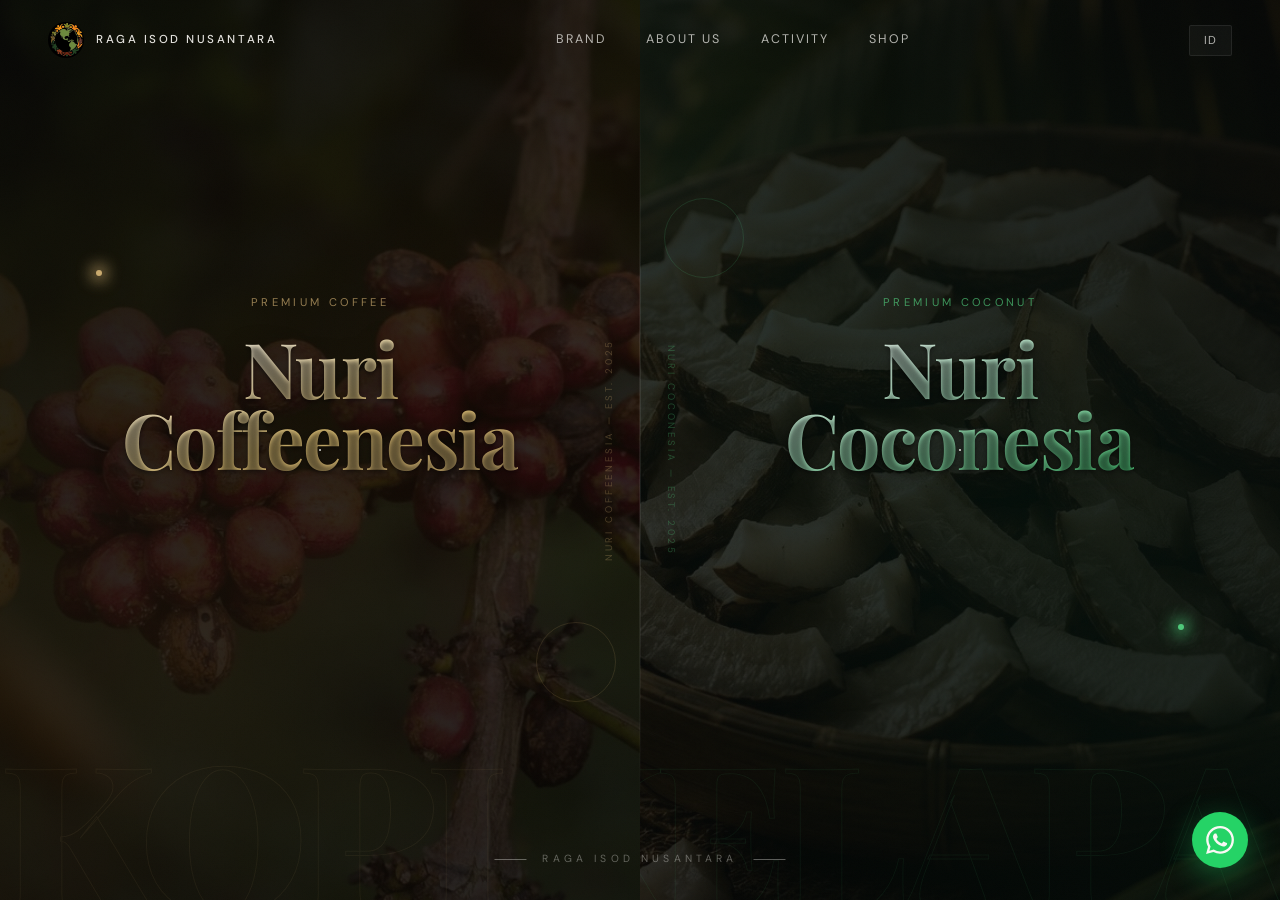
<file: index.html>
<!DOCTYPE html>
<html lang="en">
<head>
  <meta charset="UTF-8">
  <meta name="viewport" content="width=device-width, initial-scale=1.0">
  <title>RAGA ISOD NUSANTARA</title>
  <link rel="icon" href="assets/img/favicon.png" type="image/x-icon">
  <link rel="preconnect" href="https://fonts.googleapis.com">
  <link rel="preconnect" href="https://fonts.gstatic.com" crossorigin>
  <link href="https://fonts.googleapis.com/css2?family=Playfair+Display:ital,wght@0,400;0,500;0,700;0,900;1,400;1,600&family=DM+Sans:opsz,wght@9..40,200;9..40,300;9..40,400;9..40,500&display=swap" rel="stylesheet">
  <link rel="stylesheet" href="style.css">

  <style>
    /* Landing-specific extras */
    .landing-hero-canvas {
      position: fixed;
      inset: 0;
      z-index: 0;
      pointer-events: none;
    }

    .split-hero { z-index: 1; }

    /* Animated gradient mesh behind each panel */
    .split-left {
      background: linear-gradient(160deg, #0d0805 0%, #1e1108 50%, #0a0603 100%);
    }
    .split-right {
      background: linear-gradient(160deg, #050f08 0%, #0b1e0f 50%, #040c07 100%);
    }

    /* 3D layered rings decoration */
    .split-ring {
      position: absolute;
      border-radius: 50%;
      border: 1px solid;
      pointer-events: none;
      z-index: 1;
      animation: ringPulse 6s ease-in-out infinite;
    }
    .split-left .split-ring:nth-child(1) {
      width: 300px; height: 300px;
      border-color: rgba(201,169,110,0.06);
      bottom: 10%; right: -60px;
      animation-delay: 0s;
    }
    .split-left .split-ring:nth-child(2) {
      width: 180px; height: 180px;
      border-color: rgba(201,169,110,0.1);
      bottom: 16%; right: 0;
      animation-delay: -2s;
    }
    .split-left .split-ring:nth-child(3) {
      width: 80px; height: 80px;
      border-color: rgba(201,169,110,0.15);
      bottom: 22%; right: 24px;
      animation-delay: -4s;
    }
    .split-right .split-ring:nth-child(1) {
      width: 300px; height: 300px;
      border-color: rgba(78,200,130,0.06);
      top: 10%; left: -60px;
      animation-delay: -1s;
    }
    .split-right .split-ring:nth-child(2) {
      width: 180px; height: 180px;
      border-color: rgba(78,200,130,0.1);
      top: 16%; left: 0;
      animation-delay: -3s;
    }
    .split-right .split-ring:nth-child(3) {
      width: 80px; height: 80px;
      border-color: rgba(78,200,130,0.15);
      top: 22%; left: 24px;
      animation-delay: -5s;
    }

    @keyframes ringPulse {
      0%, 100% { transform: scale(1); opacity: 1; }
      50% { transform: scale(1.05); opacity: 0.6; }
    }

    /* Glowing accent dots */
    .split-accent {
      position: absolute;
      border-radius: 50%;
      pointer-events: none;
      z-index: 1;
      animation: floatDot 8s ease-in-out infinite;
    }
    .split-left .split-accent {
      width: 6px; height: 6px;
      background: var(--gold);
      box-shadow: 0 0 16px 4px var(--gold);
      top: 30%; left: 15%;
      animation-delay: 0s;
    }
    .split-right .split-accent {
      width: 6px; height: 6px;
      background: var(--green-bright);
      box-shadow: 0 0 16px 4px var(--green-bright);
      bottom: 30%; right: 15%;
      animation-delay: -3s;
    }

    @keyframes floatDot {
      0%, 100% { transform: translateY(0) scale(1); opacity: 0.8; }
      33% { transform: translateY(-18px) scale(1.2); opacity: 1; }
      66% { transform: translateY(8px) scale(0.9); opacity: 0.6; }
    }

    /* Large ghosted text */
    .split-ghost-text {
      position: absolute;
      font-family: 'Playfair Display', serif;
      font-size: clamp(8rem, 16vw, 18rem);
      font-weight: 900;
      letter-spacing: -0.04em;
      line-height: 1;
      pointer-events: none;
      z-index: 1;
      bottom: -2rem;
      white-space: nowrap;
      transition: opacity 0.5s;
    }
    .split-left .split-ghost-text {
      left: 0;
      color: transparent;
      -webkit-text-stroke: 1px rgba(201,169,110,0.07);
    }
    .split-right .split-ghost-text {
      right: 0;
      color: transparent;
      -webkit-text-stroke: 1px rgba(78,200,130,0.07);
    }

    /* Split vertical label */
    .split-vertical-label {
      position: absolute;
      writing-mode: vertical-lr;
      font-size: 0.6rem;
      letter-spacing: 0.3em;
      text-transform: uppercase;
      font-family: 'DM Sans', sans-serif;
      opacity: 0.3;
      z-index: 3;
      pointer-events: none;
    }
    .split-left .split-vertical-label {
      right: 24px; top: 50%;
      transform: translateY(-50%) rotate(180deg);
      color: var(--gold);
    }
    .split-right .split-vertical-label {
      left: 24px; top: 50%;
      transform: translateY(-50%);
      color: var(--green-bright);
    }

    /* Header hero state: fully transparent on landing */
    .landing-page .header { background: transparent; }
    .landing-page .header.scrolled {
      background: rgba(8,8,8,0.92);
      backdrop-filter: blur(20px);
    }
  </style>
</head>
<body class="landing-page">

  <!-- Background Canvas -->
  <canvas id="bgCanvas" class="landing-hero-canvas"></canvas>

  <!-- Header -->
  <header class="header" id="header">
    <div class="header-inner">
      <a href="index.html" class="logo">
        <img src="assets/img/favicon.png" alt="Logo" class="logo-img">
        <span class="logo-text">RAGA ISOD NUSANTARA</span>
      </a>
      <nav class="nav" id="nav">
        <a href="company.html#brands" class="nav-link" data-i18n="nav_brand">Brand</a>
        <a href="company.html" class="nav-link" data-i18n="nav_about">About Us</a>
        <a href="company.html#activity" class="nav-link" data-i18n="nav_activity">Activity</a>
        <a href="https://wa.me/6281293220622?text=Halo%2C%20saya%20ingin%20memesan%20produk%20Nuri." target="_blank" class="nav-link" data-i18n="nav_shop">Shop</a>
      </nav>
      <div class="header-actions">
        <button class="lang-toggle" id="langToggle" aria-label="Switch Language">
          <span class="lang-label" id="langLabel">ID</span>
        </button>
        <button class="mobile-menu-btn" id="mobileMenuBtn" aria-label="Menu">
          <span></span><span></span><span></span>
        </button>
      </div>
    </div>
  </header>

  <!-- Mobile Nav Overlay -->
  <div class="mobile-nav-overlay" id="mobileNavOverlay">
    <nav class="mobile-nav">
      <a href="company.html#brands" class="mobile-nav-link" data-i18n="nav_brand">Brand</a>
      <a href="company.html" class="mobile-nav-link" data-i18n="nav_about">About Us</a>
      <a href="company.html#activity" class="mobile-nav-link" data-i18n="nav_activity">Activity</a>
      <a href="https://wa.me/6281293220622?text=Halo%2C%20saya%20ingin%20memesan%20produk%20Nuri." target="_blank" class="mobile-nav-link" data-i18n="nav_shop">Shop</a>
    </nav>
  </div>

  <!-- Split Hero -->
  <main class="split-hero" id="splitHero">

    <!-- Coffee Panel -->
    <a href="coffeenesia.html" class="split-panel split-left" id="splitLeft">
      <div class="split-bg"></div>
      <div class="split-overlay"></div>

      <!-- Decorative rings -->
      <div class="split-ring"></div>
      <div class="split-ring"></div>
      <div class="split-ring"></div>
      <div class="split-accent"></div>

      <!-- Ghost text -->
      <span class="split-ghost-text">KOPI</span>

      <!-- Vertical label -->
      <span class="split-vertical-label">Nuri Coffeenesia — Est. 2025</span>

      <div class="split-content">
        <span class="split-subtitle" data-i18n="coffee_subtitle">Premium Coffee</span>
        <h1 class="split-title">Nuri<br>Coffeenesia</h1>
        <p class="split-desc" data-i18n="coffee_desc">Discover the rich heritage of Indonesian coffee, crafted with passion and precision.</p>
        <span class="split-cta" data-i18n="coffee_cta">Explore Coffee →</span>
      </div>
    </a>

    <!-- Coconut Panel -->
    <a href="coconesia.html" class="split-panel split-right" id="splitRight">
      <div class="split-bg"></div>
      <div class="split-overlay"></div>

      <div class="split-ring"></div>
      <div class="split-ring"></div>
      <div class="split-ring"></div>
      <div class="split-accent"></div>

      <span class="split-ghost-text">KELAPA</span>

      <span class="split-vertical-label">Nuri Coconesia — Est. 2025</span>

      <div class="split-content">
        <span class="split-subtitle" data-i18n="coconut_subtitle">Premium Coconut</span>
        <h1 class="split-title">Nuri<br>Coconesia</h1>
        <p class="split-desc" data-i18n="coconut_desc">Experience the tropical freshness of Indonesian coconut, nature's finest gift.</p>
        <span class="split-cta" data-i18n="coconut_cta">Explore Coconut →</span>
      </div>
    </a>

  </main>

  <!-- Bottom wordmark -->
  <div class="landing-wordmark">
    <span>RAGA ISOD NUSANTARA</span>
  </div>

  <!-- Floating WhatsApp -->
  <a href="https://wa.me/6281293220622" target="_blank" class="whatsapp-float" aria-label="Chat on WhatsApp">
    <svg viewBox="0 0 24 24" fill="currentColor" width="28" height="28">
      <path d="M17.472 14.382c-.297-.149-1.758-.867-2.03-.967-.273-.099-.471-.148-.67.15-.197.297-.767.966-.94 1.164-.173.199-.347.223-.644.075-.297-.15-1.255-.463-2.39-1.475-.883-.788-1.48-1.761-1.653-2.059-.173-.297-.018-.458.13-.606.134-.133.298-.347.446-.52.149-.174.198-.298.298-.497.099-.198.05-.371-.025-.52-.075-.149-.669-1.612-.916-2.207-.242-.579-.487-.5-.669-.51-.173-.008-.371-.01-.57-.01-.198 0-.52.074-.792.372-.272.297-1.04 1.016-1.04 2.479 0 1.462 1.065 2.875 1.213 3.074.149.198 2.096 3.2 5.077 4.487.709.306 1.262.489 1.694.625.712.227 1.36.195 1.871.118.571-.085 1.758-.719 2.006-1.413.248-.694.248-1.289.173-1.413-.074-.124-.272-.198-.57-.347m-5.421 7.403h-.004a9.87 9.87 0 01-5.031-1.378l-.361-.214-3.741.982.998-3.648-.235-.374a9.86 9.86 0 01-1.51-5.26c.001-5.45 4.436-9.884 9.888-9.884 2.64 0 5.122 1.03 6.988 2.898a9.825 9.825 0 012.893 6.994c-.003 5.45-4.437 9.884-9.885 9.884m8.413-18.297A11.815 11.815 0 0012.05 0C5.495 0 .16 5.335.157 11.892c0 2.096.547 4.142 1.588 5.945L.057 24l6.305-1.654a11.882 11.882 0 005.683 1.448h.005c6.554 0 11.89-5.335 11.893-11.893a11.821 11.821 0 00-3.48-8.413z"/>
    </svg>
  </a>

  <script src="script.js"></script>
</body>
</html>
</file>
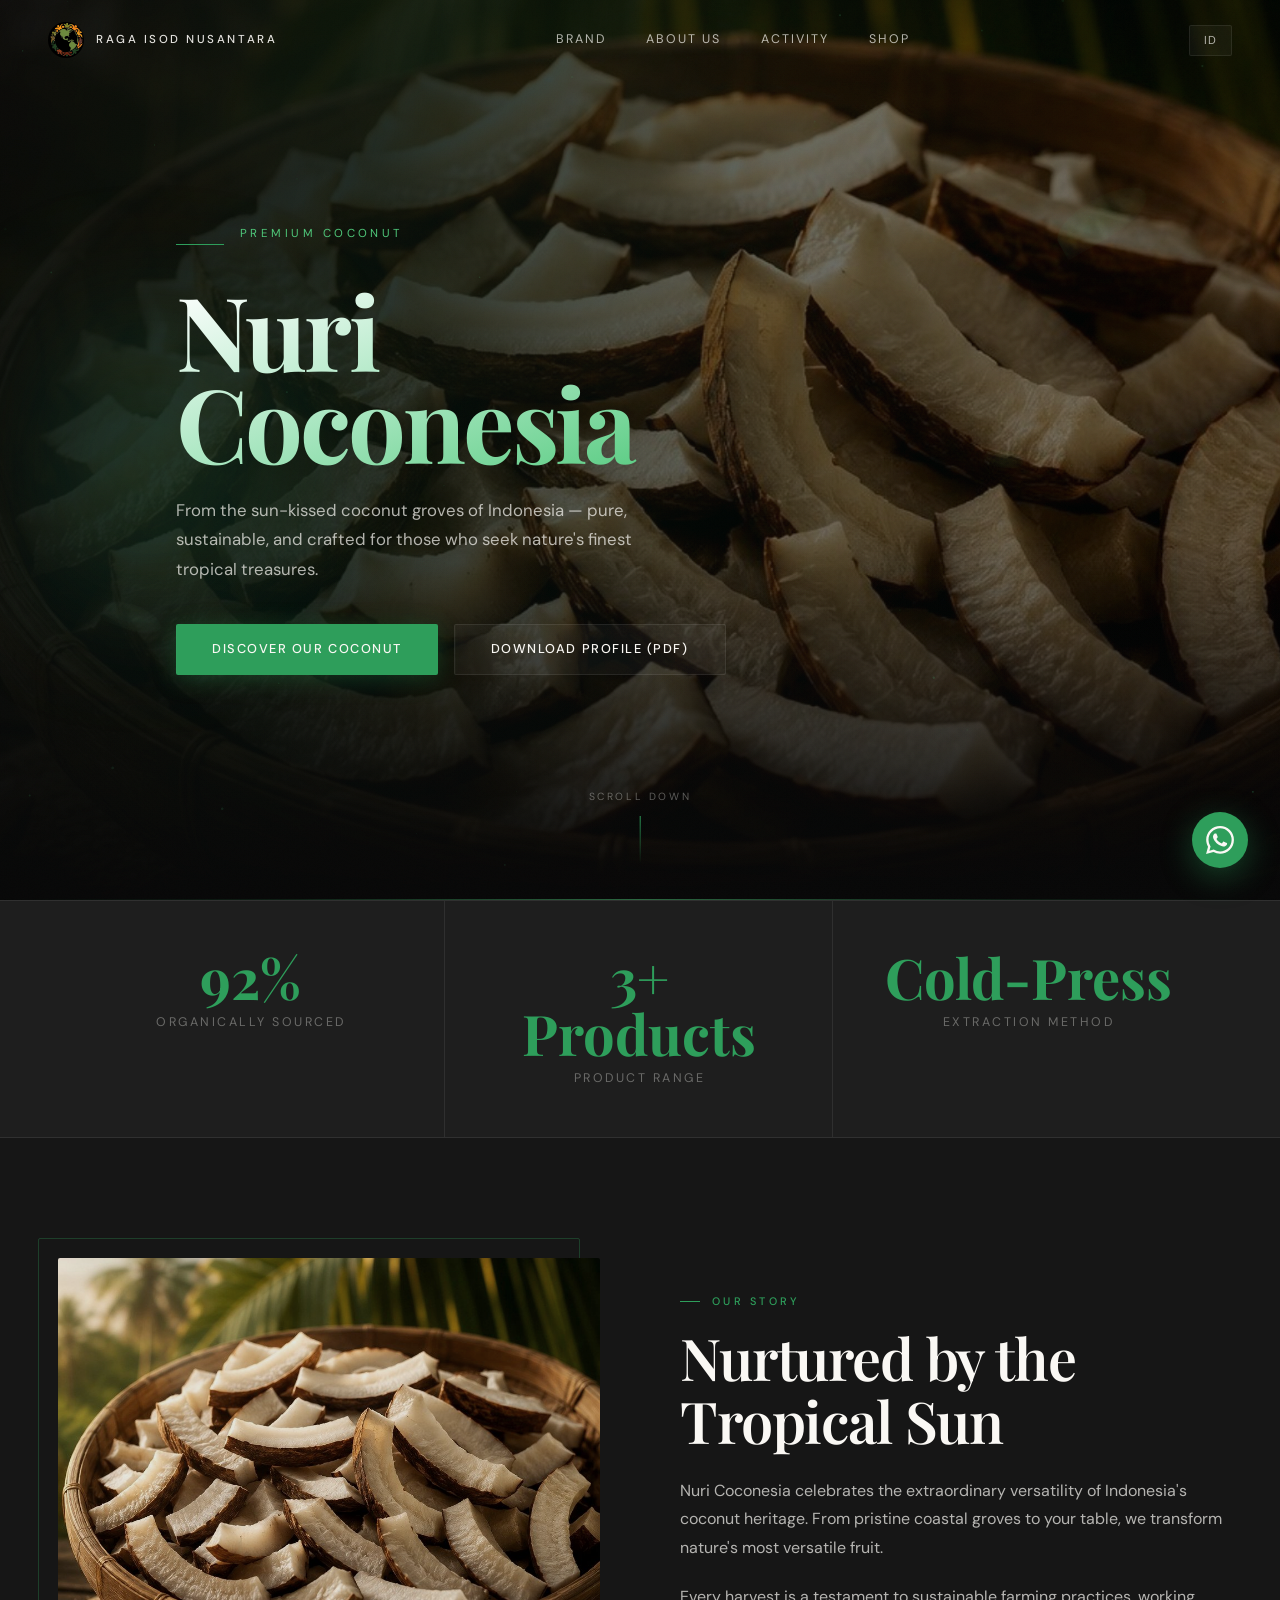
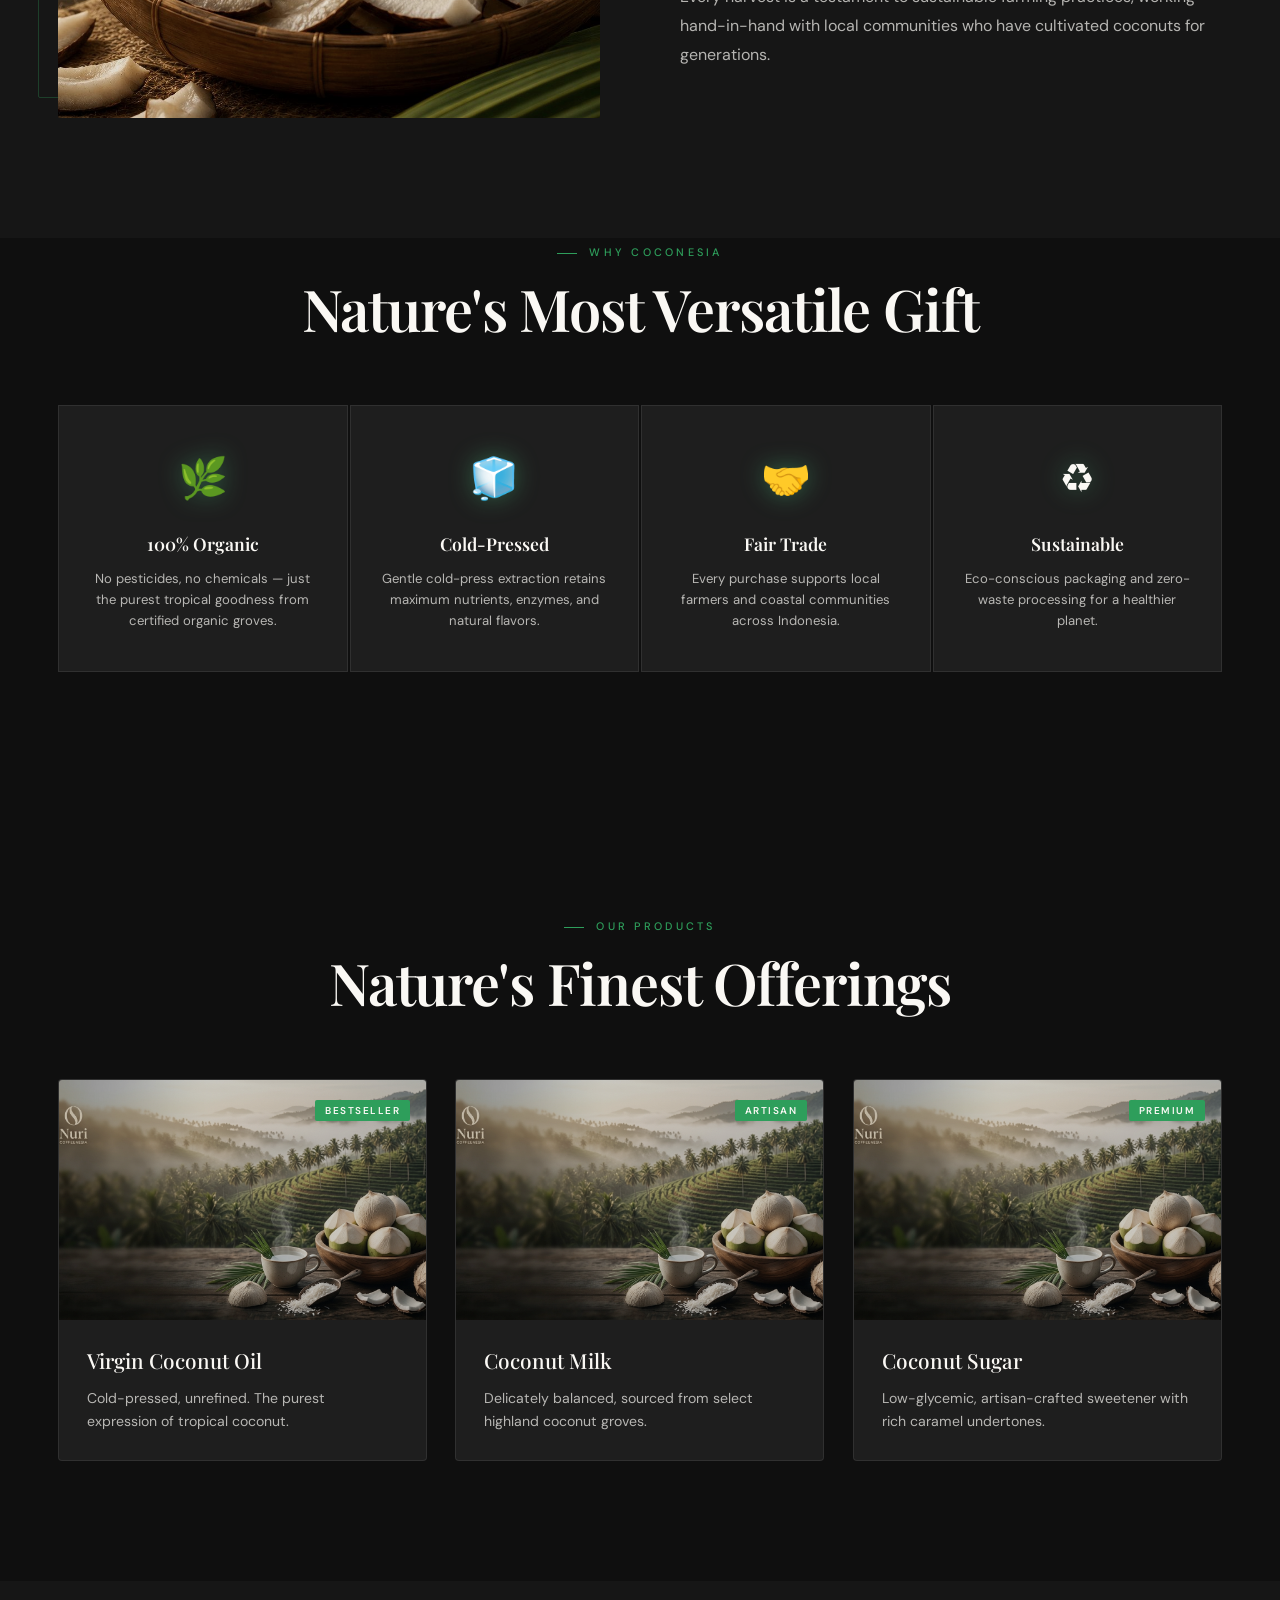
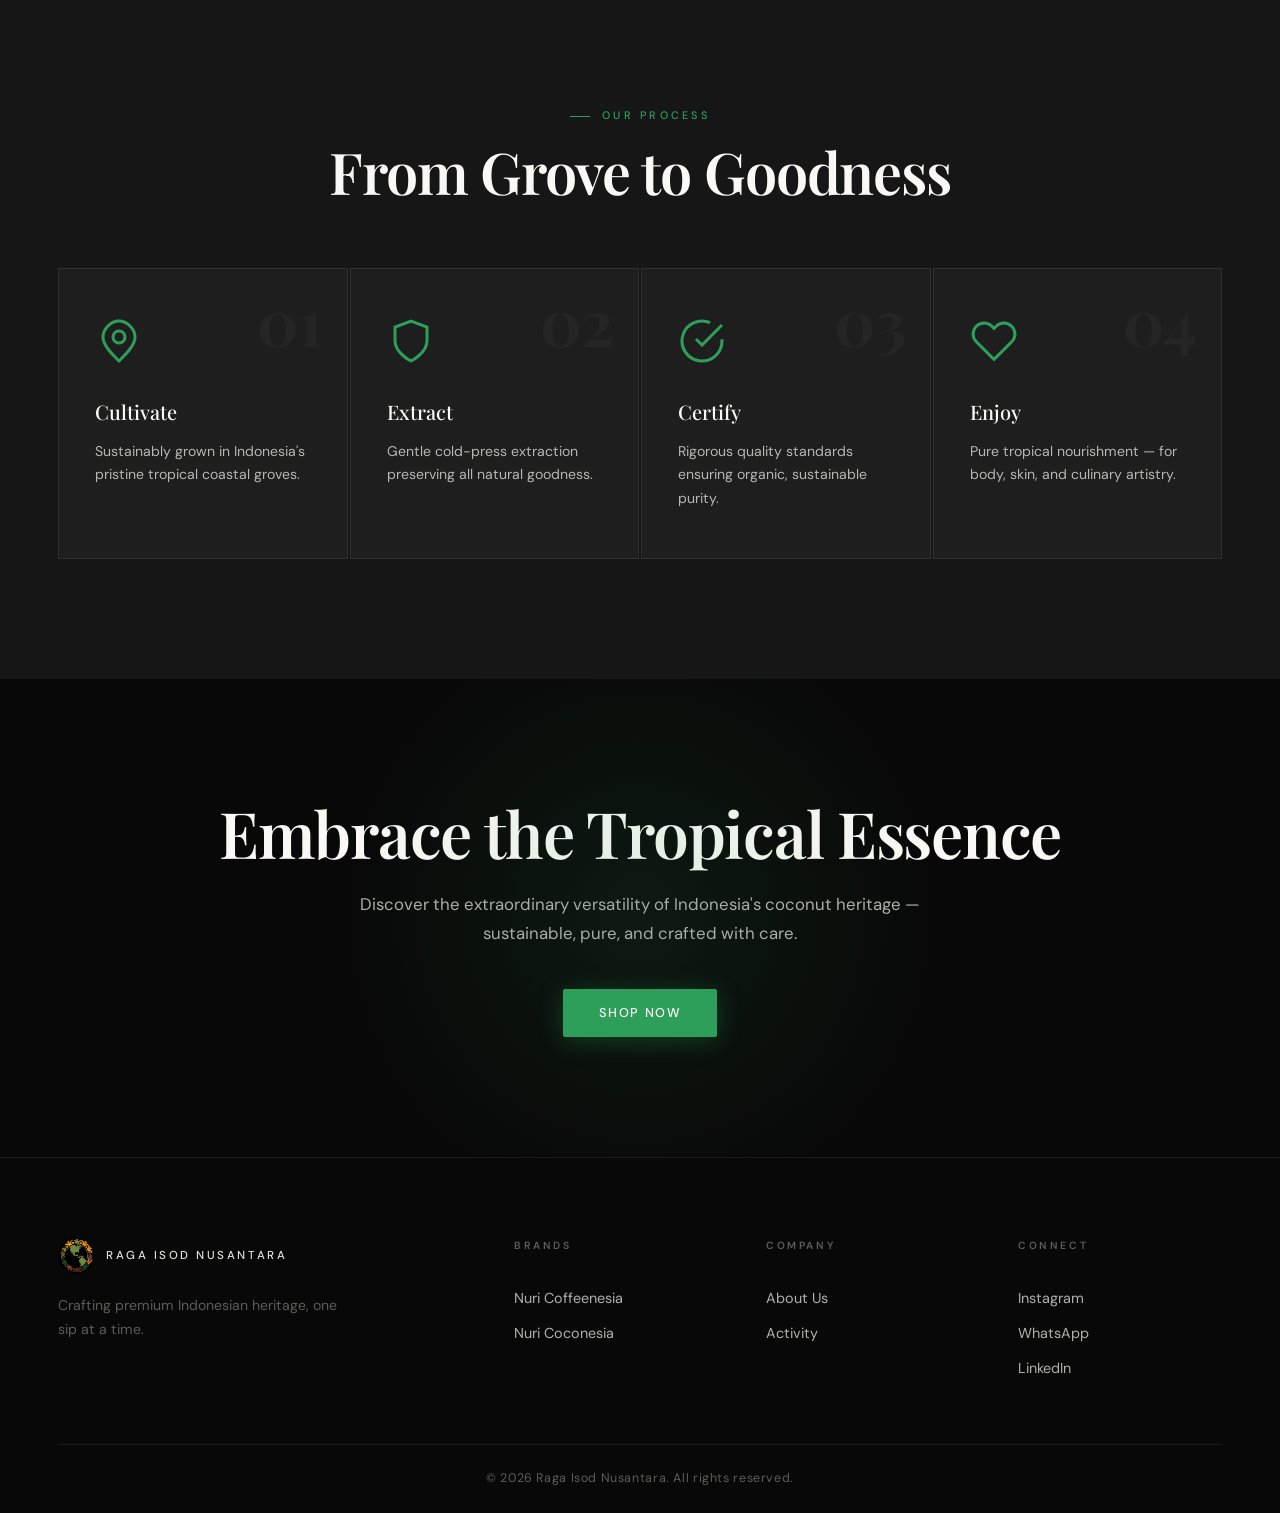
<file: coconesia.html>
<!DOCTYPE html>
<html lang="en">
<head>
  <meta charset="UTF-8">
  <meta name="viewport" content="width=device-width, initial-scale=1.0">
  <title>Nuri Coconesia — RAGA ISOD NUSANTARA</title>
  <link rel="icon" href="assets/img/favicon.png" type="image/x-icon">
  <link rel="preconnect" href="https://fonts.googleapis.com">
  <link rel="preconnect" href="https://fonts.gstatic.com" crossorigin>
  <link href="https://fonts.googleapis.com/css2?family=Playfair+Display:ital,wght@0,400;0,500;0,700;0,900;1,400;1,600&family=DM+Sans:opsz,wght@9..40,200;9..40,300;9..40,400;9..40,500&display=swap" rel="stylesheet">
  <link rel="stylesheet" href="style.css">

  <style>
    /* Floating leaf decorations */
    .leaf-deco {
      position: absolute;
      pointer-events: none;
      z-index: 2;
      opacity: 0.1;
    }
    .leaf-1 {
      width: 100px; height: 40px;
      background: radial-gradient(ellipse at 30% 50%, var(--green-bright), transparent);
      border-radius: 50% 50% 50% 0 / 50% 50% 50% 0;
      top: 22%; right: 10%;
      animation: floatLeaf 10s ease-in-out infinite;
      transform: rotate(-30deg);
    }
    .leaf-2 {
      width: 60px; height: 25px;
      background: radial-gradient(ellipse, #a8f0c0, transparent);
      border-radius: 50% 50% 50% 0 / 50% 50% 50% 0;
      bottom: 30%; left: 8%;
      animation: floatLeaf 14s ease-in-out infinite -5s;
      transform: rotate(20deg);
      opacity: 0.07;
    }
    .leaf-3 {
      width: 40px; height: 18px;
      background: radial-gradient(ellipse, var(--green), transparent);
      border-radius: 50% 50% 50% 0 / 50% 50% 50% 0;
      top: 50%; right: 20%;
      animation: floatLeaf 8s ease-in-out infinite -3s;
      transform: rotate(10deg);
    }

    @keyframes floatLeaf {
      0%, 100% { transform: translateY(0) rotate(-30deg); }
      50% { transform: translateY(-20px) rotate(-25deg); }
    }

    /* Coconut stats */
    .coconesia-stats {
      background: var(--dark3);
      border-top: 1px solid var(--glass-border);
      border-bottom: 1px solid var(--glass-border);
    }
    .coconesia-stats .stats-grid { margin: 0; }
    .coconesia-stats .stat-item {
      border: none;
      border-right: 1px solid var(--glass-border);
    }
    .coconesia-stats .stat-item:last-child { border-right: none; }
    .coconesia-stats .stat-number { color: var(--green); }

    /* Benefits section */
    .benefits-grid {
      display: grid;
      grid-template-columns: repeat(4, 1fr);
      gap: 2px;
    }
    .benefit-card {
      padding: 40px 28px;
      background: var(--dark3);
      border: 1px solid var(--glass-border);
      text-align: center;
      transition: all 0.4s cubic-bezier(0.23,1,0.32,1);
      position: relative;
      overflow: hidden;
    }
    .benefit-card::after {
      content: '';
      position: absolute;
      bottom: 0; left: 0;
      width: 100%; height: 2px;
      background: var(--green);
      transform: scaleX(0);
      transform-origin: left;
      transition: transform 0.4s cubic-bezier(0.23,1,0.32,1);
    }
    .benefit-card:hover { transform: translateY(-6px); background: var(--surface); }
    .benefit-card:hover::after { transform: scaleX(1); }
    .benefit-icon {
      font-size: 2.5rem;
      margin-bottom: 20px;
      display: block;
      filter: drop-shadow(0 0 12px rgba(78,200,130,0.4));
    }
    .benefit-title {
      font-family: 'Playfair Display', serif;
      font-size: 1.1rem;
      font-weight: 600;
      color: var(--white);
      margin-bottom: 10px;
    }
    .benefit-desc {
      font-size: 0.82rem;
      line-height: 1.6;
      color: var(--white-dim);
    }

    @media (max-width: 900px) { .benefits-grid { grid-template-columns: repeat(2, 1fr); } }
    @media (max-width: 480px) { .benefits-grid { grid-template-columns: 1fr; } }
  </style>
</head>
<body class="brand-page coconesia-page">

  <!-- Header -->
  <header class="header header-solid scrolled" id="header">
    <div class="header-inner">
      <a href="index.html" class="logo">
        <img src="assets/img/favicon.png" alt="Logo" class="logo-img">
        <span class="logo-text">RAGA ISOD NUSANTARA</span>
      </a>
      <nav class="nav" id="nav">
        <a href="company.html#brands" class="nav-link" data-i18n="nav_brand">Brand</a>
        <a href="company.html" class="nav-link" data-i18n="nav_about">About Us</a>
        <a href="company.html#activity" class="nav-link" data-i18n="nav_activity">Activity</a>
        <a href="https://wa.me/6281293220622?text=Halo%2C%20saya%20ingin%20memesan%20produk%20Nuri." target="_blank" class="nav-link" data-i18n="nav_shop">Shop</a>
      </nav>
      <div class="header-actions">
        <button class="lang-toggle" id="langToggle" aria-label="Switch Language">
          <span class="lang-label" id="langLabel">ID</span>
        </button>
        <button class="mobile-menu-btn" id="mobileMenuBtn" aria-label="Menu">
          <span></span><span></span><span></span>
        </button>
      </div>
    </div>
  </header>

  <!-- Mobile Nav -->
  <div class="mobile-nav-overlay" id="mobileNavOverlay">
    <nav class="mobile-nav">
      <a href="company.html#brands" class="mobile-nav-link" data-i18n="nav_brand">Brand</a>
      <a href="company.html" class="mobile-nav-link" data-i18n="nav_about">About Us</a>
      <a href="company.html#activity" class="mobile-nav-link" data-i18n="nav_activity">Activity</a>
      <a href="https://wa.me/6281293220622?text=Halo%2C%20saya%20ingin%20memesan%20produk%20Nuri." target="_blank" class="mobile-nav-link" data-i18n="nav_shop">Shop</a>
    </nav>
  </div>

  <!-- Hero Section -->
  <section class="brand-hero coconesia-hero">
    <div class="brand-hero-bg"></div>
    <div class="brand-hero-overlay"></div>

    <div class="leaf-deco leaf-1"></div>
    <div class="leaf-deco leaf-2"></div>
    <div class="leaf-deco leaf-3"></div>

    <div class="brand-hero-content">
      <div class="brand-hero-eyebrow">
        <div class="brand-hero-eyebrow-line"></div>
        <span class="brand-hero-subtitle" data-i18n="coconut_subtitle">Premium Coconut</span>
      </div>
      <h1 class="brand-hero-title">Nuri<br>Coconesia</h1>
      <p class="brand-hero-desc" data-i18n="coconesia_hero_desc">
        From the sun-kissed coconut groves of Indonesia — pure, sustainable, and crafted for those who seek nature's finest tropical treasures.
      </p>
      <div class="hero-buttons">
        <a href="#products" class="btn-primary btn-green" data-i18n="coconesia_hero_cta">Discover Our Coconut</a>
        <a href="pdf/coconesia-brand-profile.pdf" download class="btn-primary btn-light">
          Download Profile (PDF)
        </a>
      </div>
    </div>

    <div class="brand-hero-scroll">
      <span data-i18n="scroll_down">Scroll Down</span>
      <div class="scroll-line green"></div>
    </div>
  </section>

  <!-- Stats -->
  <section class="coconesia-stats">
    <div class="container">
      <div class="stats-grid">
        <div class="stat-item">
          <div class="stat-number" data-count="100" data-suffix="%">100%</div>
          <div class="stat-label">Organically Sourced</div>
        </div>
        <div class="stat-item">
          <div class="stat-number" data-count="3" data-suffix="+ Products">3+ Products</div>
          <div class="stat-label">Product Range</div>
        </div>
        <div class="stat-item">
          <div class="stat-number">Cold-Press</div>
          <div class="stat-label">Extraction Method</div>
        </div>
      </div>
    </div>
  </section>

  <!-- Story Section -->
  <section class="section brand-story" id="story">
    <div class="container">
      <div class="story-grid">
        <div class="story-image reveal-left">
          <img src="assets/img/coco-hero.jpg" alt="Premium Indonesian copra in a woven basket" loading="lazy"
            onerror="this.src='https://images.unsplash.com/photo-1580984969071-a8da8e424bfa?w=640&q=80'">
        </div>
        <div class="story-text reveal-right">
          <span class="section-label label-green" data-i18n="our_story">Our Story</span>
          <h2 class="section-title" data-i18n="coconesia_story_title">Nurtured by the Tropical Sun</h2>
          <p class="section-desc" data-i18n="coconesia_story_desc">
            Nuri Coconesia celebrates the extraordinary versatility of Indonesia's coconut heritage. From pristine coastal groves to your table, we transform nature's most versatile fruit into products of exceptional quality and purity.
          </p>
          <p class="section-desc" data-i18n="coconesia_story_desc2">
            Every harvest is a testament to sustainable farming practices, working hand-in-hand with local communities who have cultivated coconuts for generations, preserving ancestral wisdom while embracing innovation.
          </p>
        </div>
      </div>
    </div>
  </section>

  <!-- Benefits -->
  <section class="section" style="background: var(--dark); padding-top: 0;">
    <div class="container">
      <div class="section-header reveal-up">
        <span class="section-label label-green">Why Coconesia</span>
        <h2 class="section-title">Nature's Most Versatile Gift</h2>
      </div>
      <div class="benefits-grid">
        <div class="benefit-card reveal-up">
          <span class="benefit-icon">🌿</span>
          <h4 class="benefit-title">100% Organic</h4>
          <p class="benefit-desc">No pesticides, no chemicals — just the purest tropical goodness from certified organic groves.</p>
        </div>
        <div class="benefit-card reveal-up" style="--delay:0.1s">
          <span class="benefit-icon">🧊</span>
          <h4 class="benefit-title">Cold-Pressed</h4>
          <p class="benefit-desc">Gentle cold-press extraction retains maximum nutrients, enzymes, and natural flavors.</p>
        </div>
        <div class="benefit-card reveal-up" style="--delay:0.2s">
          <span class="benefit-icon">🤝</span>
          <h4 class="benefit-title">Fair Trade</h4>
          <p class="benefit-desc">Every purchase supports local farmers and coastal communities across Indonesia.</p>
        </div>
        <div class="benefit-card reveal-up" style="--delay:0.3s">
          <span class="benefit-icon">♻️</span>
          <h4 class="benefit-title">Sustainable</h4>
          <p class="benefit-desc">Eco-conscious packaging and zero-waste processing for a healthier planet.</p>
        </div>
      </div>
    </div>
  </section>

  <!-- Products Section -->
  <section class="section brand-products" id="products">
    <div class="container">
      <div class="section-header reveal-up">
        <span class="section-label label-green" data-i18n="our_products">Our Products</span>
        <h2 class="section-title" data-i18n="coconesia_products_title">Nature's Finest Offerings</h2>
      </div>
      <div class="products-grid">
        <div class="product-card reveal-up">
          <div class="product-image">
            <img src="assets/img/coco.png" alt="Virgin Coconut Oil"
              onerror="this.src='https://images.unsplash.com/photo-1559181567-c3190bebb3c4?w=640&q=80'" loading="lazy">
            <div class="product-overlay overlay-green"><span class="product-tag">Bestseller</span></div>
          </div>
          <div class="product-info">
            <h3 class="product-name">Virgin Coconut Oil</h3>
            <p class="product-desc" data-i18n="coco_product1_desc">Cold-pressed, unrefined. The purest expression of tropical coconut.</p>
          </div>
        </div>
        <div class="product-card reveal-up" style="--delay: 0.15s">
          <div class="product-image">
            <img src="assets/img/coco.png" alt="Coconut Milk"
              onerror="this.src='https://images.unsplash.com/photo-1502741224143-90386d7f8c82?w=640&q=80'" loading="lazy">
            <div class="product-overlay overlay-green"><span class="product-tag">Artisan</span></div>
          </div>
          <div class="product-info">
            <h3 class="product-name">Coconut Milk</h3>
            <p class="product-desc" data-i18n="coco_product2_desc">Delicately balanced, sourced from select highland coconut groves.</p>
          </div>
        </div>
        <div class="product-card reveal-up" style="--delay: 0.3s">
          <div class="product-image">
            <img src="assets/img/coco.png" alt="Coconut Sugar"
              onerror="this.src='https://images.unsplash.com/photo-1551024506-0bccd828d307?w=640&q=80'" loading="lazy">
            <div class="product-overlay overlay-green"><span class="product-tag">Premium</span></div>
          </div>
          <div class="product-info">
            <h3 class="product-name">Coconut Sugar</h3>
            <p class="product-desc" data-i18n="coco_product3_desc">Low-glycemic, artisan-crafted sweetener with rich caramel undertones.</p>
          </div>
        </div>
      </div>
    </div>
  </section>

  <!-- Process Section -->
  <section class="section brand-process" id="process">
    <div class="container">
      <div class="section-header reveal-up">
        <span class="section-label label-green" data-i18n="our_process">Our Process</span>
        <h2 class="section-title" data-i18n="coconesia_process_title">From Grove to Goodness</h2>
      </div>
      <div class="process-grid">
        <div class="process-step reveal-up">
          <span class="process-number">01</span>
          <div class="process-icon icon-green">
            <svg viewBox="0 0 24 24" fill="none" stroke="currentColor" stroke-width="1.5" width="48" height="48">
              <path d="M12 2C8 2 4 6 4 10c0 4 4 8 8 12 4-4 8-8 8-12s-4-8-8-8z"/><circle cx="12" cy="10" r="3"/>
            </svg>
          </div>
          <h3 class="process-title" data-i18n="process_cultivate">Cultivate</h3>
          <p class="process-desc" data-i18n="coco_process_cultivate_desc">Sustainably grown in Indonesia's pristine tropical coastal groves.</p>
        </div>
        <div class="process-step reveal-up" style="--delay: 0.15s">
          <span class="process-number">02</span>
          <div class="process-icon icon-green">
            <svg viewBox="0 0 24 24" fill="none" stroke="currentColor" stroke-width="1.5" width="48" height="48">
              <path d="M12 22s8-4 8-10V5l-8-3-8 3v7c0 6 8 10 8 10z"/>
            </svg>
          </div>
          <h3 class="process-title" data-i18n="process_extract">Extract</h3>
          <p class="process-desc" data-i18n="coco_process_extract_desc">Gentle cold-press extraction preserving all natural goodness.</p>
        </div>
        <div class="process-step reveal-up" style="--delay: 0.3s">
          <span class="process-number">03</span>
          <div class="process-icon icon-green">
            <svg viewBox="0 0 24 24" fill="none" stroke="currentColor" stroke-width="1.5" width="48" height="48">
              <path d="M22 11.08V12a10 10 0 11-5.93-9.14"/><path d="M22 4L12 14.01l-3-3"/>
            </svg>
          </div>
          <h3 class="process-title" data-i18n="process_certify">Certify</h3>
          <p class="process-desc" data-i18n="coco_process_certify_desc">Rigorous quality standards ensuring organic, sustainable purity.</p>
        </div>
        <div class="process-step reveal-up" style="--delay: 0.45s">
          <span class="process-number">04</span>
          <div class="process-icon icon-green">
            <svg viewBox="0 0 24 24" fill="none" stroke="currentColor" stroke-width="1.5" width="48" height="48">
              <path d="M20.84 4.61a5.5 5.5 0 00-7.78 0L12 5.67l-1.06-1.06a5.5 5.5 0 00-7.78 7.78l1.06 1.06L12 21.23l7.78-7.78 1.06-1.06a5.5 5.5 0 000-7.78z"/>
            </svg>
          </div>
          <h3 class="process-title" data-i18n="process_enjoy">Enjoy</h3>
          <p class="process-desc" data-i18n="coco_process_enjoy_desc">Pure tropical nourishment — for body, skin, and culinary artistry.</p>
        </div>
      </div>
    </div>
  </section>

  <!-- CTA -->
  <section class="section brand-cta cta-green">
    <div class="container">
      <div class="cta-content reveal-up">
        <h2 class="cta-title" data-i18n="coconesia_cta_title">Embrace the Tropical Essence</h2>
        <p class="cta-desc" data-i18n="coconesia_cta_desc">Discover the extraordinary versatility of Indonesia's coconut heritage — sustainable, pure, and crafted with care.</p>
        <a href="https://wa.me/6281293220622?text=Halo%2C%20saya%20ingin%20memesan%20produk%20Nuri." target="_blank" class="btn-primary btn-green" data-i18n="shop_now">Shop Now</a>
      </div>
    </div>
  </section>

  <!-- Footer -->
  <footer class="footer">
    <div class="container">
      <div class="footer-grid">
        <div class="footer-brand">
          <a href="index.html" class="logo footer-logo">
            <img src="assets/img/favicon.png" alt="Logo" class="logo-img">
            <span class="logo-text">RAGA ISOD NUSANTARA</span>
          </a>
          <p class="footer-tagline" data-i18n="footer_tagline">Crafting premium Indonesian heritage, one sip at a time.</p>
        </div>
        <div class="footer-links">
          <h4 class="footer-heading" data-i18n="footer_brands">Brands</h4>
          <a href="coffeenesia.html" class="footer-link">Nuri Coffeenesia</a>
          <a href="coconesia.html" class="footer-link">Nuri Coconesia</a>
        </div>
        <div class="footer-links">
          <h4 class="footer-heading" data-i18n="footer_company">Company</h4>
          <a href="company.html" class="footer-link" data-i18n="nav_about">About Us</a>
          <a href="company.html#activity" class="footer-link" data-i18n="nav_activity">Activity</a>
        </div>
        <div class="footer-links">
          <h4 class="footer-heading" data-i18n="footer_connect">Connect</h4>
          <a href="https://instagram.com/nuri_coffeenesia" class="footer-link" target="_blank">Instagram</a>
          <a href="https://wa.me/6281293220622" class="footer-link" target="_blank">WhatsApp</a>
          <a href="https://linkedin.com/company/raga-isod-nusantara" class="footer-link" target="_blank">LinkedIn</a>
        </div>
      </div>
      <div class="footer-bottom">
        <p>&copy; 2026 Raga Isod Nusantara. All rights reserved.</p>
      </div>
    </div>
  </footer>

  <a href="https://wa.me/6281293220622" target="_blank" class="whatsapp-float whatsapp-float-green" aria-label="Chat on WhatsApp">
    <svg viewBox="0 0 24 24" fill="currentColor" width="28" height="28">
      <path d="M17.472 14.382c-.297-.149-1.758-.867-2.03-.967-.273-.099-.471-.148-.67.15-.197.297-.767.966-.94 1.164-.173.199-.347.223-.644.075-.297-.15-1.255-.463-2.39-1.475-.883-.788-1.48-1.761-1.653-2.059-.173-.297-.018-.458.13-.606.134-.133.298-.347.446-.52.149-.174.198-.298.298-.497.099-.198.05-.371-.025-.52-.075-.149-.669-1.612-.916-2.207-.242-.579-.487-.5-.669-.51-.173-.008-.371-.01-.57-.01-.198 0-.52.074-.792.372-.272.297-1.04 1.016-1.04 2.479 0 1.462 1.065 2.875 1.213 3.074.149.198 2.096 3.2 5.077 4.487.709.306 1.262.489 1.694.625.712.227 1.36.195 1.871.118.571-.085 1.758-.719 2.006-1.413.248-.694.248-1.289.173-1.413-.074-.124-.272-.198-.57-.347m-5.421 7.403h-.004a9.87 9.87 0 01-5.031-1.378l-.361-.214-3.741.982.998-3.648-.235-.374a9.86 9.86 0 01-1.51-5.26c.001-5.45 4.436-9.884 9.888-9.884 2.64 0 5.122 1.03 6.988 2.898a9.825 9.825 0 012.893 6.994c-.003 5.45-4.437 9.884-9.885 9.884m8.413-18.297A11.815 11.815 0 0012.05 0C5.495 0 .16 5.335.157 11.892c0 2.096.547 4.142 1.588 5.945L.057 24l6.305-1.654a11.882 11.882 0 005.683 1.448h.005c6.554 0 11.89-5.335 11.893-11.893a11.821 11.821 0 00-3.48-8.413z"/>
    </svg>
  </a>

  <script src="script.js"></script>
</body>
</html>
</file>
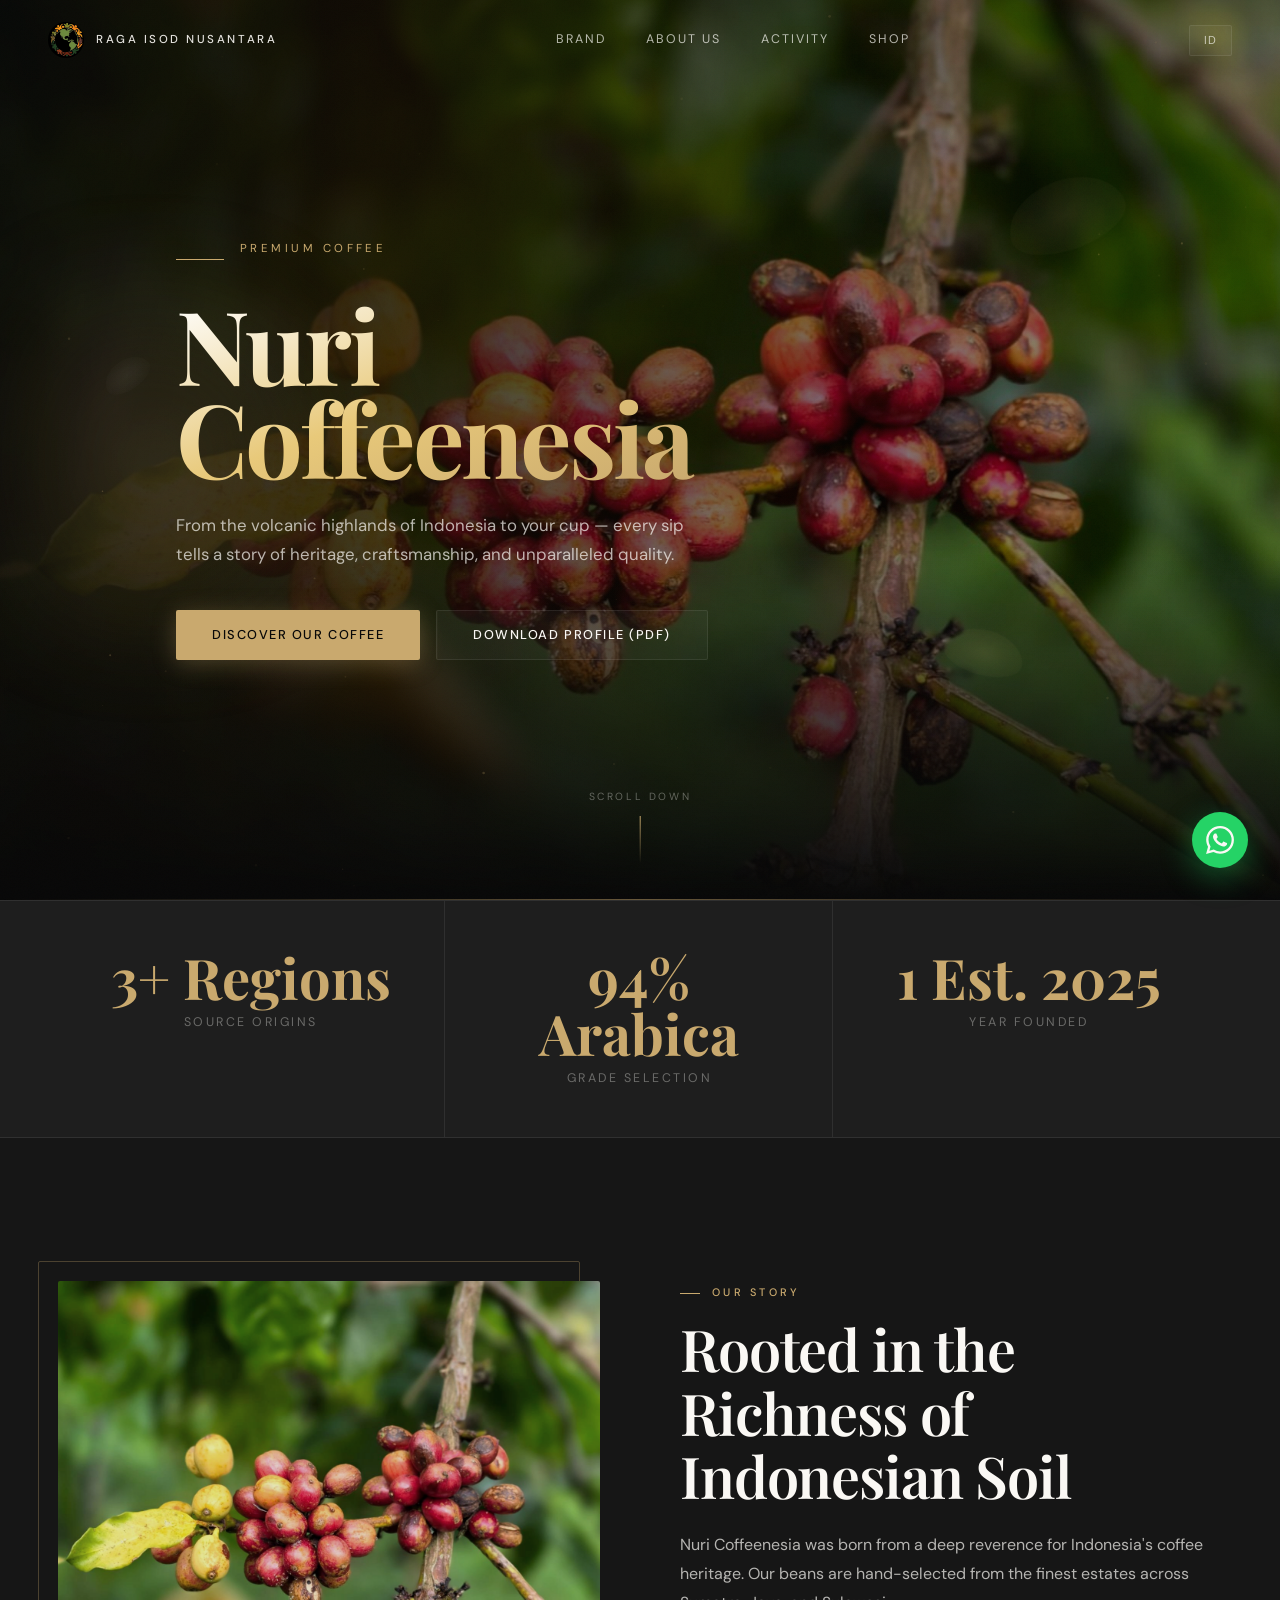
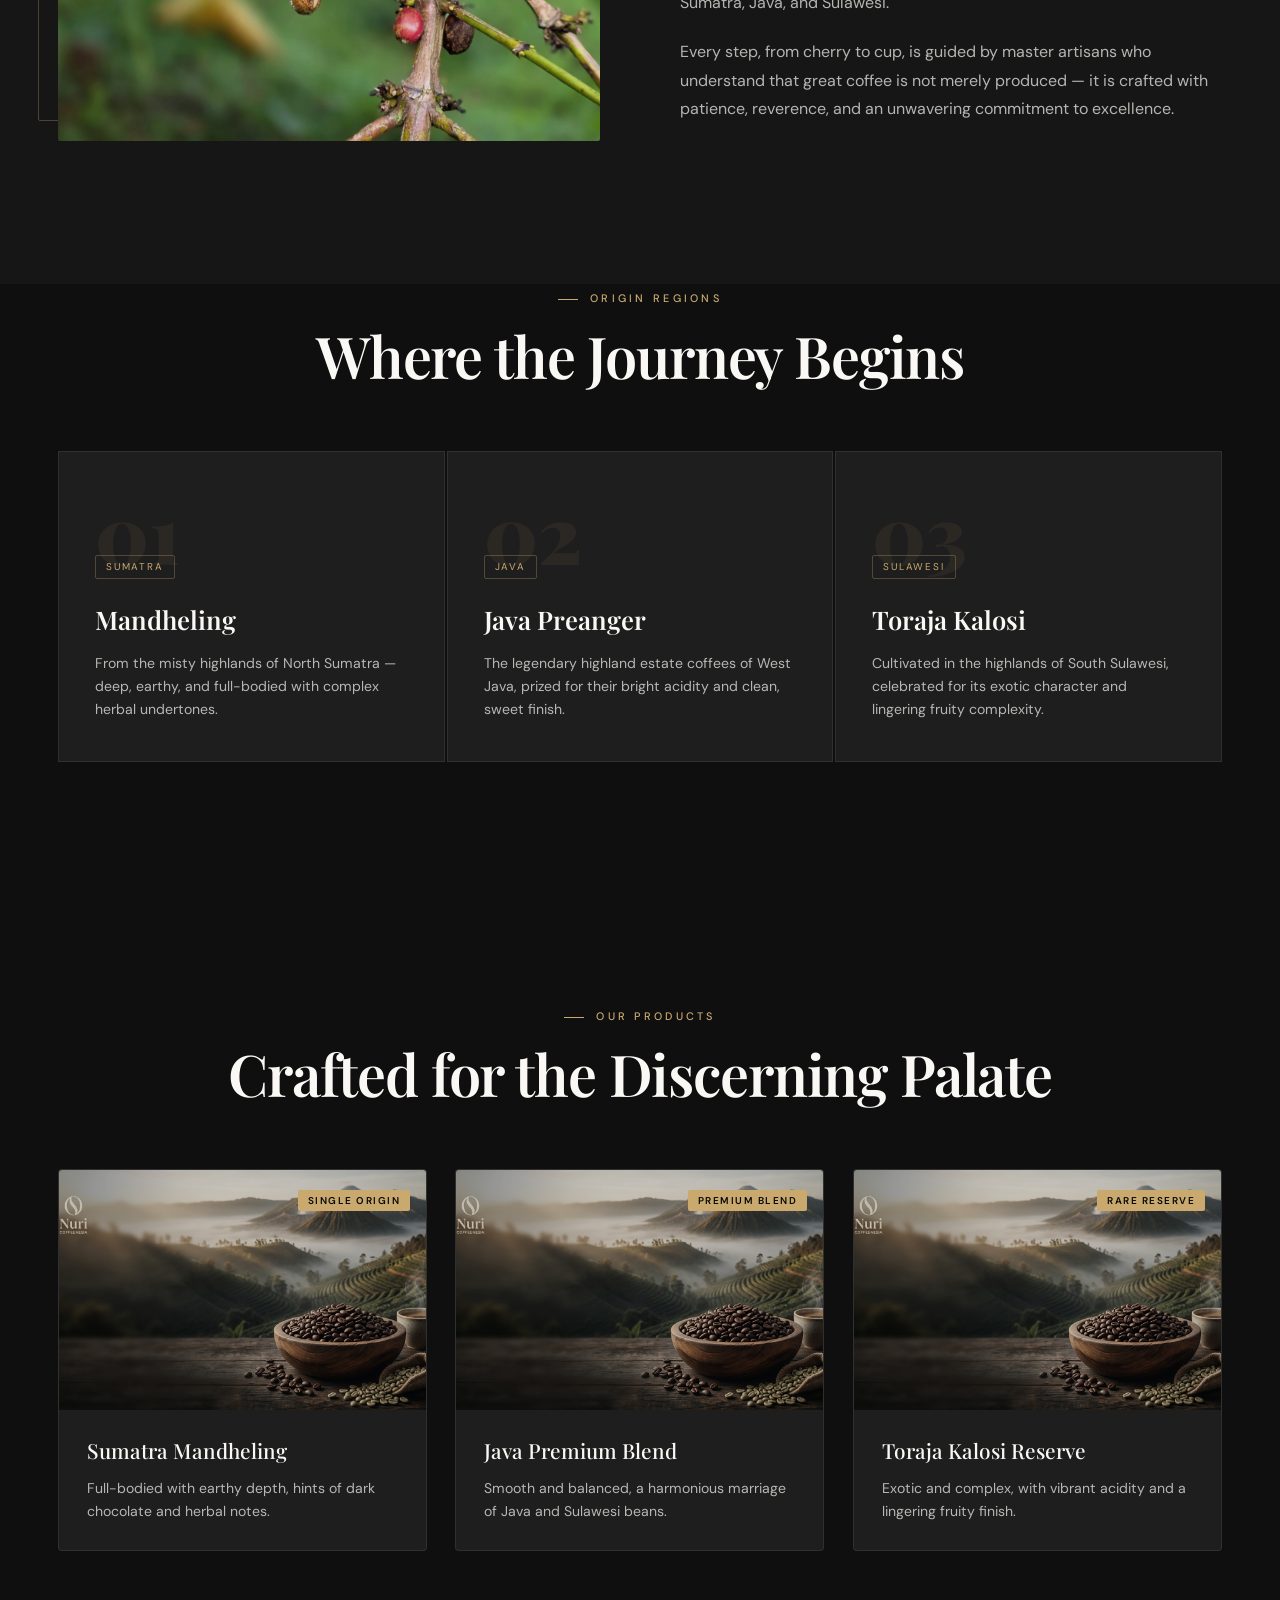
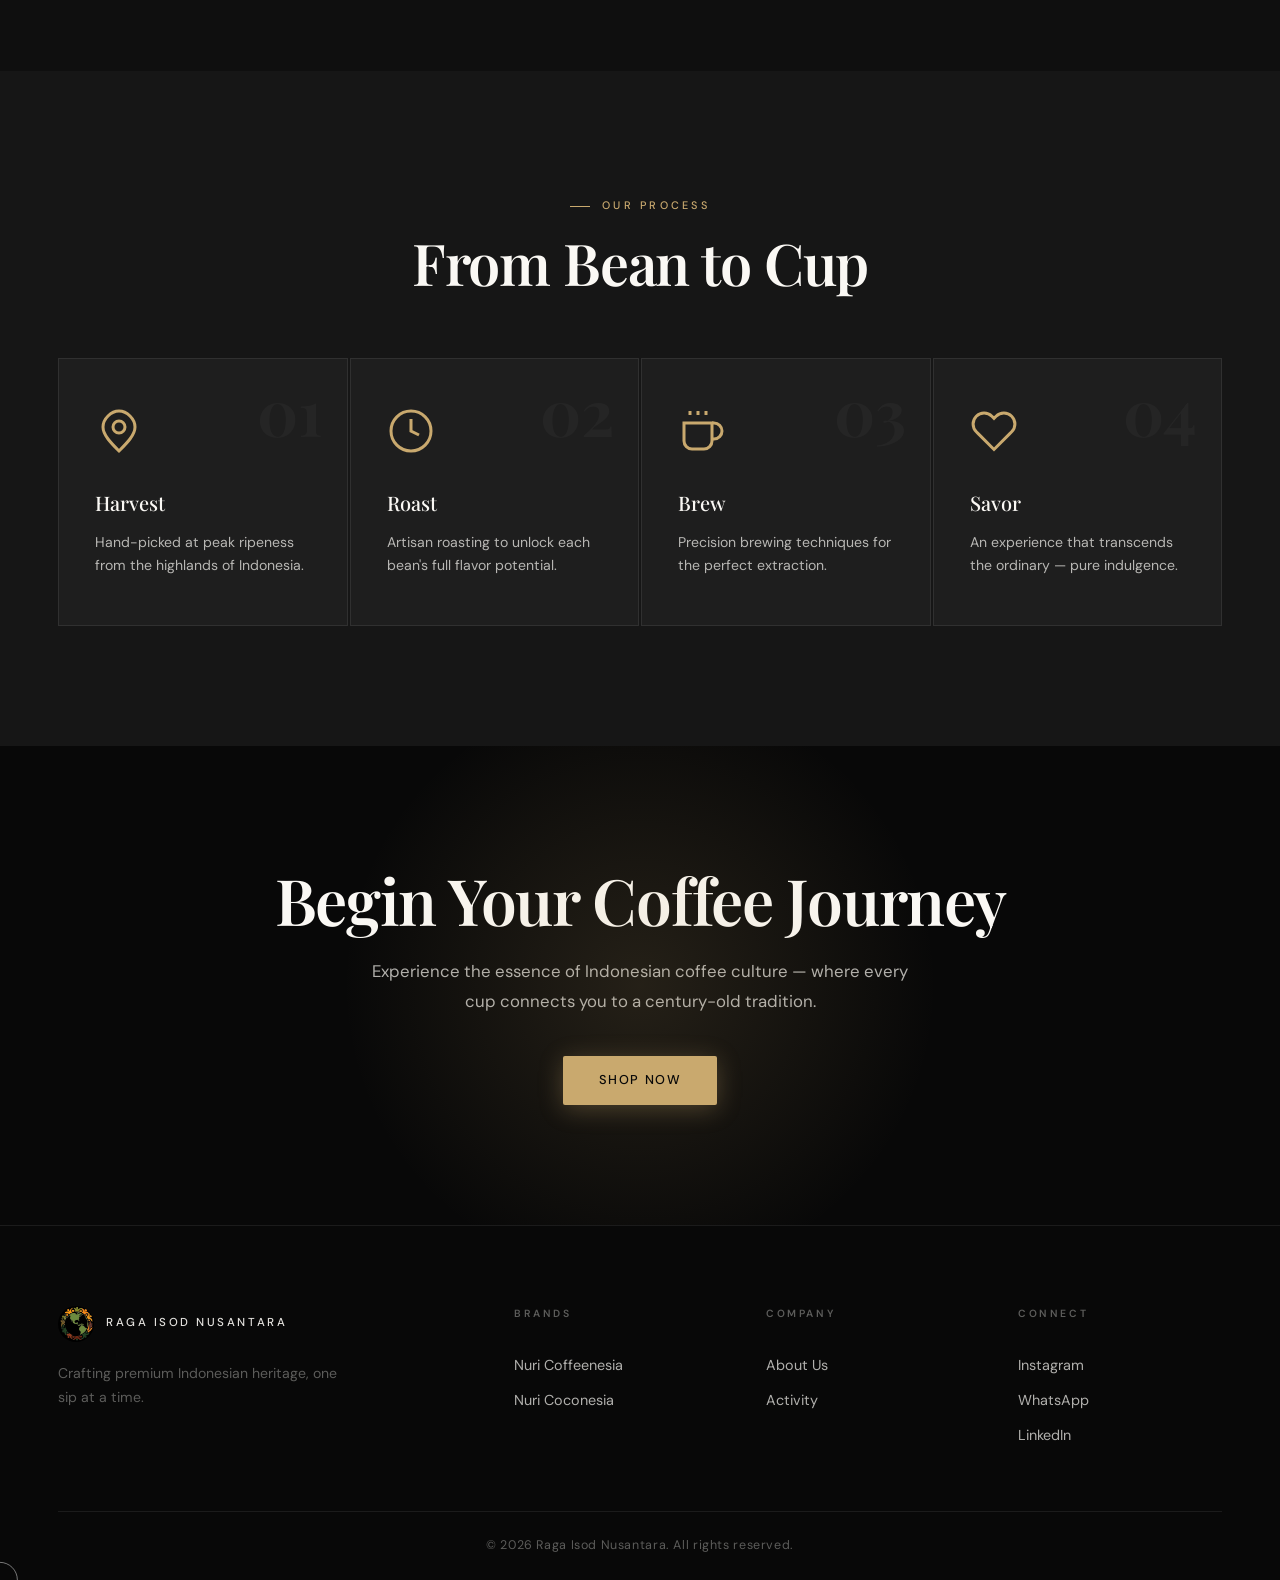
<file: coffeenesia.html>
<!DOCTYPE html>
<html lang="en">
<head>
  <meta charset="UTF-8">
  <meta name="viewport" content="width=device-width, initial-scale=1.0">
  <title>Nuri Coffeenesia — RAGA ISOD NUSANTARA</title>
  <link rel="icon" href="assets/img/favicon.png" type="image/x-icon">
  <link rel="preconnect" href="https://fonts.googleapis.com">
  <link rel="preconnect" href="https://fonts.gstatic.com" crossorigin>
  <link href="https://fonts.googleapis.com/css2?family=Playfair+Display:ital,wght@0,400;0,500;0,700;0,900;1,400;1,600&family=DM+Sans:opsz,wght@9..40,200;9..40,300;9..40,400;9..40,500&display=swap" rel="stylesheet">
  <link rel="stylesheet" href="style.css">

  <style>
    /* 3D floating bean decorations */
    .bean-deco {
      position: absolute;
      border-radius: 50% 50% 50% 50% / 60% 60% 40% 40%;
      pointer-events: none;
      z-index: 2;
      opacity: 0.12;
    }
    .bean-1 {
      width: 120px; height: 70px;
      background: radial-gradient(ellipse, var(--gold), transparent);
      top: 20%; right: 12%;
      animation: floatBean 9s ease-in-out infinite;
      transform: rotate(-20deg);
    }
    .bean-2 {
      width: 80px; height: 45px;
      background: radial-gradient(ellipse, var(--gold-bright), transparent);
      bottom: 25%; right: 20%;
      animation: floatBean 12s ease-in-out infinite -4s;
      transform: rotate(15deg);
    }
    .bean-3 {
      width: 50px; height: 30px;
      background: radial-gradient(ellipse, #fff, transparent);
      top: 40%; left: 8%;
      animation: floatBean 7s ease-in-out infinite -2s;
      transform: rotate(-35deg);
      opacity: 0.06;
    }

    @keyframes floatBean {
      0%, 100% { transform: translateY(0) rotate(-20deg); }
      50% { transform: translateY(-24px) rotate(-15deg); }
    }

    /* Glassy stats row */
    .coffeenesia-stats {
      background: var(--dark3);
      border-top: 1px solid var(--glass-border);
      border-bottom: 1px solid var(--glass-border);
    }
    .coffeenesia-stats .stats-grid { margin: 0; }
    .coffeenesia-stats .stat-item {
      border: none;
      border-right: 1px solid var(--glass-border);
    }
    .coffeenesia-stats .stat-item:last-child { border-right: none; }

    /* Featured regions */
    .regions-grid {
      display: grid;
      grid-template-columns: repeat(3, 1fr);
      gap: 2px;
      margin-top: 40px;
    }
    .region-card {
      position: relative;
      padding: 40px 36px;
      background: var(--dark3);
      border: 1px solid var(--glass-border);
      overflow: hidden;
      transition: all 0.4s cubic-bezier(0.23,1,0.32,1);
    }
    .region-card::before {
      content: '';
      position: absolute;
      inset: 0;
      background: var(--gold-glow);
      opacity: 0;
      transition: opacity 0.4s;
    }
    .region-card:hover { transform: translateY(-6px); }
    .region-card:hover::before { opacity: 1; }
    .region-number {
      font-family: 'Playfair Display', serif;
      font-size: 5rem;
      font-weight: 900;
      color: rgba(201,169,110,0.08);
      line-height: 1;
      margin-bottom: -20px;
      display: block;
    }
    .region-name {
      font-family: 'Playfair Display', serif;
      font-size: 1.6rem;
      font-weight: 600;
      color: var(--white);
      margin-bottom: 12px;
      position: relative;
    }
    .region-desc {
      font-size: 0.88rem;
      line-height: 1.65;
      color: var(--white-dim);
      position: relative;
    }
    .region-tag {
      display: inline-block;
      font-size: 0.62rem;
      letter-spacing: 0.18em;
      text-transform: uppercase;
      color: var(--gold);
      border: 1px solid var(--gold-dim);
      padding: 3px 10px;
      border-radius: 2px;
      margin-bottom: 20px;
      position: relative;
    }

    @media (max-width: 768px) {
      .regions-grid { grid-template-columns: 1fr; }
    }
  </style>
</head>
<body class="brand-page coffeenesia-page">

  <!-- Header -->
  <header class="header header-solid scrolled" id="header">
    <div class="header-inner">
      <a href="index.html" class="logo">
        <img src="assets/img/favicon.png" alt="Logo" class="logo-img">
        <span class="logo-text">RAGA ISOD NUSANTARA</span>
      </a>
      <nav class="nav" id="nav">
        <a href="company.html#brands" class="nav-link" data-i18n="nav_brand">Brand</a>
        <a href="company.html" class="nav-link" data-i18n="nav_about">About Us</a>
        <a href="company.html#activity" class="nav-link" data-i18n="nav_activity">Activity</a>
        <a href="https://wa.me/6281293220622?text=Halo%2C%20saya%20ingin%20memesan%20produk%20Nuri." target="_blank" class="nav-link" data-i18n="nav_shop">Shop</a>
      </nav>
      <div class="header-actions">
        <button class="lang-toggle" id="langToggle" aria-label="Switch Language">
          <span class="lang-label" id="langLabel">ID</span>
        </button>
        <button class="mobile-menu-btn" id="mobileMenuBtn" aria-label="Menu">
          <span></span><span></span><span></span>
        </button>
      </div>
    </div>
  </header>

  <!-- Mobile Nav -->
  <div class="mobile-nav-overlay" id="mobileNavOverlay">
    <nav class="mobile-nav">
      <a href="company.html#brands" class="mobile-nav-link" data-i18n="nav_brand">Brand</a>
      <a href="company.html" class="mobile-nav-link" data-i18n="nav_about">About Us</a>
      <a href="company.html#activity" class="mobile-nav-link" data-i18n="nav_activity">Activity</a>
      <a href="https://wa.me/6281293220622?text=Halo%2C%20saya%20ingin%20memesan%20produk%20Nuri." target="_blank" class="mobile-nav-link" data-i18n="nav_shop">Shop</a>
    </nav>
  </div>

  <!-- Hero Section -->
  <section class="brand-hero coffeenesia-hero">
    <div class="brand-hero-bg"></div>
    <div class="brand-hero-overlay"></div>

    <!-- 3D bean decorations -->
    <div class="bean-deco bean-1"></div>
    <div class="bean-deco bean-2"></div>
    <div class="bean-deco bean-3"></div>

    <div class="brand-hero-content">
      <div class="brand-hero-eyebrow">
        <div class="brand-hero-eyebrow-line"></div>
        <span class="brand-hero-subtitle" data-i18n="coffee_subtitle">Premium Coffee</span>
      </div>
      <h1 class="brand-hero-title">Nuri<br>Coffeenesia</h1>
      <p class="brand-hero-desc" data-i18n="coffeenesia_hero_desc">
        From the volcanic highlands of Indonesia to your cup — every sip tells a story of heritage, craftsmanship, and unparalleled quality.
      </p>
      <div class="hero-buttons">
        <a href="#products" class="btn-primary" data-i18n="coffeenesia_hero_cta">Discover Our Coffee</a>
        <a href="pdf/nuri-coffeenesia-profile.pdf" download class="btn-primary btn-light">
          Download Profile (PDF)
        </a>
      </div>
    </div>

    <div class="brand-hero-scroll">
      <span data-i18n="scroll_down">Scroll Down</span>
      <div class="scroll-line"></div>
    </div>
  </section>

  <!-- Stats -->
  <section class="coffeenesia-stats">
    <div class="container">
      <div class="stats-grid">
        <div class="stat-item">
          <div class="stat-number" data-count="3" data-suffix="+ Regions">3+ Regions</div>
          <div class="stat-label">Source Origins</div>
        </div>
        <div class="stat-item">
          <div class="stat-number" data-count="100" data-suffix="% Arabica">100% Arabica & Robusta </div>
          <div class="stat-label">Grade Selection</div>
        </div>
        <div class="stat-item">
          <div class="stat-number" data-count="1" data-suffix=" Est. 2025">Est. 2025</div>
          <div class="stat-label">Year Founded</div>
        </div>
      </div>
    </div>
  </section>

  <!-- Story Section -->
  <section class="section brand-story" id="story">
    <div class="container">
      <div class="story-grid">
        <div class="story-image reveal-left">
          <img src="assets/img/coffee-hero.jpg" alt="Ripening Indonesian coffee cherries on the branch" loading="lazy"
            onerror="this.src='https://images.unsplash.com/photo-1447933601403-0c6688de566e?w=640&q=80'">
        </div>
        <div class="story-text reveal-right">
          <span class="section-label" data-i18n="our_story">Our Story</span>
          <h2 class="section-title" data-i18n="coffeenesia_story_title">Rooted in the Richness of Indonesian Soil</h2>
          <p class="section-desc" data-i18n="coffeenesia_story_desc">
            Nuri Coffeenesia was born from a deep reverence for Indonesia's coffee heritage. Our beans are hand-selected from the finest estates across Sumatra, Java, and Sulawesi — each region imparting its unique character, each cup a journey through the archipelago's most treasured landscapes.
          </p>
          <p class="section-desc" data-i18n="coffeenesia_story_desc2">
            Every step, from cherry to cup, is guided by master artisans who understand that great coffee is not merely produced — it is crafted with patience, reverence, and an unwavering commitment to excellence.
          </p>
        </div>
      </div>
    </div>
  </section>

  <!-- Origin Regions -->
  <section class="section" style="background: var(--dark); padding-top: 0;">
    <div class="container">
      <div class="section-header reveal-up">
        <span class="section-label">Origin Regions</span>
        <h2 class="section-title">Where the Journey Begins</h2>
      </div>
      <div class="regions-grid">
        <div class="region-card reveal-up">
          <span class="region-number">01</span>
          <span class="region-tag">Sumatra</span>
          <h3 class="region-name">Mandheling</h3>
          <p class="region-desc">From the misty highlands of North Sumatra — deep, earthy, and full-bodied with complex herbal undertones.</p>
        </div>
        <div class="region-card reveal-up" style="--delay:0.12s">
          <span class="region-number">02</span>
          <span class="region-tag">Java</span>
          <h3 class="region-name">Java Preanger</h3>
          <p class="region-desc">The legendary highland estate coffees of West Java, prized for their bright acidity and clean, sweet finish.</p>
        </div>
        <div class="region-card reveal-up" style="--delay:0.24s">
          <span class="region-number">03</span>
          <span class="region-tag">Sulawesi</span>
          <h3 class="region-name">Toraja Kalosi</h3>
          <p class="region-desc">Cultivated in the highlands of South Sulawesi, celebrated for its exotic character and lingering fruity complexity.</p>
        </div>
      </div>
    </div>
  </section>

  <!-- Products Section -->
  <section class="section brand-products" id="products">
    <div class="container">
      <div class="section-header reveal-up">
        <span class="section-label" data-i18n="our_products">Our Products</span>
        <h2 class="section-title" data-i18n="coffeenesia_products_title">Crafted for the Discerning Palate</h2>
      </div>
      <div class="products-grid">
        <div class="product-card reveal-up">
          <div class="product-image">
            <img src="assets/img/coffee.png" alt="Sumatra Mandheling"
              onerror="this.src='https://images.unsplash.com/photo-1509042239860-f550ce710b93?w=640&q=80'" loading="lazy">
            <div class="product-overlay"><span class="product-tag">Single Origin</span></div>
          </div>
          <div class="product-info">
            <h3 class="product-name">Sumatra Mandheling</h3>
            <p class="product-desc" data-i18n="coff_product1_desc">Full-bodied with earthy depth, hints of dark chocolate and herbal notes.</p>
          </div>
        </div>
        <div class="product-card reveal-up" style="--delay: 0.15s">
          <div class="product-image">
            <img src="assets/img/coffee.png" alt="Java Premium Blend"
              onerror="this.src='https://images.unsplash.com/photo-1495474472287-4d71bcdd2085?w=640&q=80'" loading="lazy">
            <div class="product-overlay"><span class="product-tag">Premium Blend</span></div>
          </div>
          <div class="product-info">
            <h3 class="product-name">Java Premium Blend</h3>
            <p class="product-desc" data-i18n="coff_product2_desc">Smooth and balanced, a harmonious marriage of Java and Sulawesi beans.</p>
          </div>
        </div>
        <div class="product-card reveal-up" style="--delay: 0.3s">
          <div class="product-image">
            <img src="assets/img/coffee.png" alt="Toraja Kalosi Reserve"
              onerror="this.src='https://images.unsplash.com/photo-1442512595331-e89e73853f31?w=640&q=80'" loading="lazy">
            <div class="product-overlay"><span class="product-tag">Rare Reserve</span></div>
          </div>
          <div class="product-info">
            <h3 class="product-name">Toraja Kalosi Reserve</h3>
            <p class="product-desc" data-i18n="coff_product3_desc">Exotic and complex, with vibrant acidity and a lingering fruity finish.</p>
          </div>
        </div>
      </div>
    </div>
  </section>

  <!-- Process Section -->
  <section class="section brand-process" id="process">
    <div class="container">
      <div class="section-header reveal-up">
        <span class="section-label" data-i18n="our_process">Our Process</span>
        <h2 class="section-title" data-i18n="coffeenesia_process_title">From Bean to Cup</h2>
      </div>
      <div class="process-grid">
        <div class="process-step reveal-up">
          <span class="process-number">01</span>
          <div class="process-icon">
            <svg viewBox="0 0 24 24" fill="none" stroke="currentColor" stroke-width="1.5" width="48" height="48">
              <path d="M12 2C8 2 4 6 4 10c0 4 4 8 8 12 4-4 8-8 8-12s-4-8-8-8z"/><circle cx="12" cy="10" r="3"/>
            </svg>
          </div>
          <h3 class="process-title" data-i18n="process_harvest">Harvest</h3>
          <p class="process-desc" data-i18n="coff_process_harvest_desc">Hand-picked at peak ripeness from the highlands of Indonesia.</p>
        </div>
        <div class="process-step reveal-up" style="--delay: 0.15s">
          <span class="process-number">02</span>
          <div class="process-icon">
            <svg viewBox="0 0 24 24" fill="none" stroke="currentColor" stroke-width="1.5" width="48" height="48">
              <circle cx="12" cy="12" r="10"/><path d="M12 6v6l4 2"/>
            </svg>
          </div>
          <h3 class="process-title" data-i18n="process_roast">Roast</h3>
          <p class="process-desc" data-i18n="coff_process_roast_desc">Artisan roasting to unlock each bean's full flavor potential.</p>
        </div>
        <div class="process-step reveal-up" style="--delay: 0.3s">
          <span class="process-number">03</span>
          <div class="process-icon">
            <svg viewBox="0 0 24 24" fill="none" stroke="currentColor" stroke-width="1.5" width="48" height="48">
              <path d="M17 8h1a4 4 0 110 8h-1"/><path d="M3 8h14v9a4 4 0 01-4 4H7a4 4 0 01-4-4V8z"/>
              <line x1="6" y1="2" x2="6" y2="4"/><line x1="10" y1="2" x2="10" y2="4"/><line x1="14" y1="2" x2="14" y2="4"/>
            </svg>
          </div>
          <h3 class="process-title" data-i18n="process_brew">Brew</h3>
          <p class="process-desc" data-i18n="coff_process_brew_desc">Precision brewing techniques for the perfect extraction.</p>
        </div>
        <div class="process-step reveal-up" style="--delay: 0.45s">
          <span class="process-number">04</span>
          <div class="process-icon">
            <svg viewBox="0 0 24 24" fill="none" stroke="currentColor" stroke-width="1.5" width="48" height="48">
              <path d="M20.84 4.61a5.5 5.5 0 00-7.78 0L12 5.67l-1.06-1.06a5.5 5.5 0 00-7.78 7.78l1.06 1.06L12 21.23l7.78-7.78 1.06-1.06a5.5 5.5 0 000-7.78z"/>
            </svg>
          </div>
          <h3 class="process-title" data-i18n="process_savor">Savor</h3>
          <p class="process-desc" data-i18n="coff_process_savor_desc">An experience that transcends the ordinary — pure indulgence.</p>
        </div>
      </div>
    </div>
  </section>

  <!-- CTA -->
  <section class="section brand-cta">
    <div class="container">
      <div class="cta-content reveal-up">
        <h2 class="cta-title" data-i18n="coffeenesia_cta_title">Begin Your Coffee Journey</h2>
        <p class="cta-desc" data-i18n="coffeenesia_cta_desc">Experience the essence of Indonesian coffee culture — where every cup connects you to a century-old tradition.</p>
        <a href="https://wa.me/6281293220622?text=Halo%2C%20saya%20ingin%20memesan%20produk%20Nuri." target="_blank" class="btn-primary" data-i18n="shop_now">Shop Now</a>
      </div>
    </div>
  </section>

  <!-- Footer -->
  <footer class="footer">
    <div class="container">
      <div class="footer-grid">
        <div class="footer-brand">
          <a href="index.html" class="logo footer-logo">
            <img src="assets/img/favicon.png" alt="Logo" class="logo-img">
            <span class="logo-text">RAGA ISOD NUSANTARA</span>
          </a>
          <p class="footer-tagline" data-i18n="footer_tagline">Crafting premium Indonesian heritage, one sip at a time.</p>
        </div>
        <div class="footer-links">
          <h4 class="footer-heading" data-i18n="footer_brands">Brands</h4>
          <a href="coffeenesia.html" class="footer-link">Nuri Coffeenesia</a>
          <a href="coconesia.html" class="footer-link">Nuri Coconesia</a>
        </div>
        <div class="footer-links">
          <h4 class="footer-heading" data-i18n="footer_company">Company</h4>
          <a href="company.html" class="footer-link" data-i18n="nav_about">About Us</a>
          <a href="company.html#activity" class="footer-link" data-i18n="nav_activity">Activity</a>
        </div>
        <div class="footer-links">
          <h4 class="footer-heading" data-i18n="footer_connect">Connect</h4>
          <a href="https://instagram.com/nuri_coffeenesia" class="footer-link" target="_blank">Instagram</a>
          <a href="https://wa.me/6281293220622" class="footer-link" target="_blank">WhatsApp</a>
          <a href="https://linkedin.com/company/raga-isod-nusantara" class="footer-link" target="_blank">LinkedIn</a>
        </div>
      </div>
      <div class="footer-bottom">
        <p>&copy; 2026 Raga Isod Nusantara. All rights reserved.</p>
      </div>
    </div>
  </footer>

  <a href="https://wa.me/6281293220622" target="_blank" class="whatsapp-float" aria-label="Chat on WhatsApp">
    <svg viewBox="0 0 24 24" fill="currentColor" width="28" height="28">
      <path d="M17.472 14.382c-.297-.149-1.758-.867-2.03-.967-.273-.099-.471-.148-.67.15-.197.297-.767.966-.94 1.164-.173.199-.347.223-.644.075-.297-.15-1.255-.463-2.39-1.475-.883-.788-1.48-1.761-1.653-2.059-.173-.297-.018-.458.13-.606.134-.133.298-.347.446-.52.149-.174.198-.298.298-.497.099-.198.05-.371-.025-.52-.075-.149-.669-1.612-.916-2.207-.242-.579-.487-.5-.669-.51-.173-.008-.371-.01-.57-.01-.198 0-.52.074-.792.372-.272.297-1.04 1.016-1.04 2.479 0 1.462 1.065 2.875 1.213 3.074.149.198 2.096 3.2 5.077 4.487.709.306 1.262.489 1.694.625.712.227 1.36.195 1.871.118.571-.085 1.758-.719 2.006-1.413.248-.694.248-1.289.173-1.413-.074-.124-.272-.198-.57-.347m-5.421 7.403h-.004a9.87 9.87 0 01-5.031-1.378l-.361-.214-3.741.982.998-3.648-.235-.374a9.86 9.86 0 01-1.51-5.26c.001-5.45 4.436-9.884 9.888-9.884 2.64 0 5.122 1.03 6.988 2.898a9.825 9.825 0 012.893 6.994c-.003 5.45-4.437 9.884-9.885 9.884m8.413-18.297A11.815 11.815 0 0012.05 0C5.495 0 .16 5.335.157 11.892c0 2.096.547 4.142 1.588 5.945L.057 24l6.305-1.654a11.882 11.882 0 005.683 1.448h.005c6.554 0 11.89-5.335 11.893-11.893a11.821 11.821 0 00-3.48-8.413z"/>
    </svg>
  </a>

  <script src="script.js"></script>
</body>
</html>
</file>
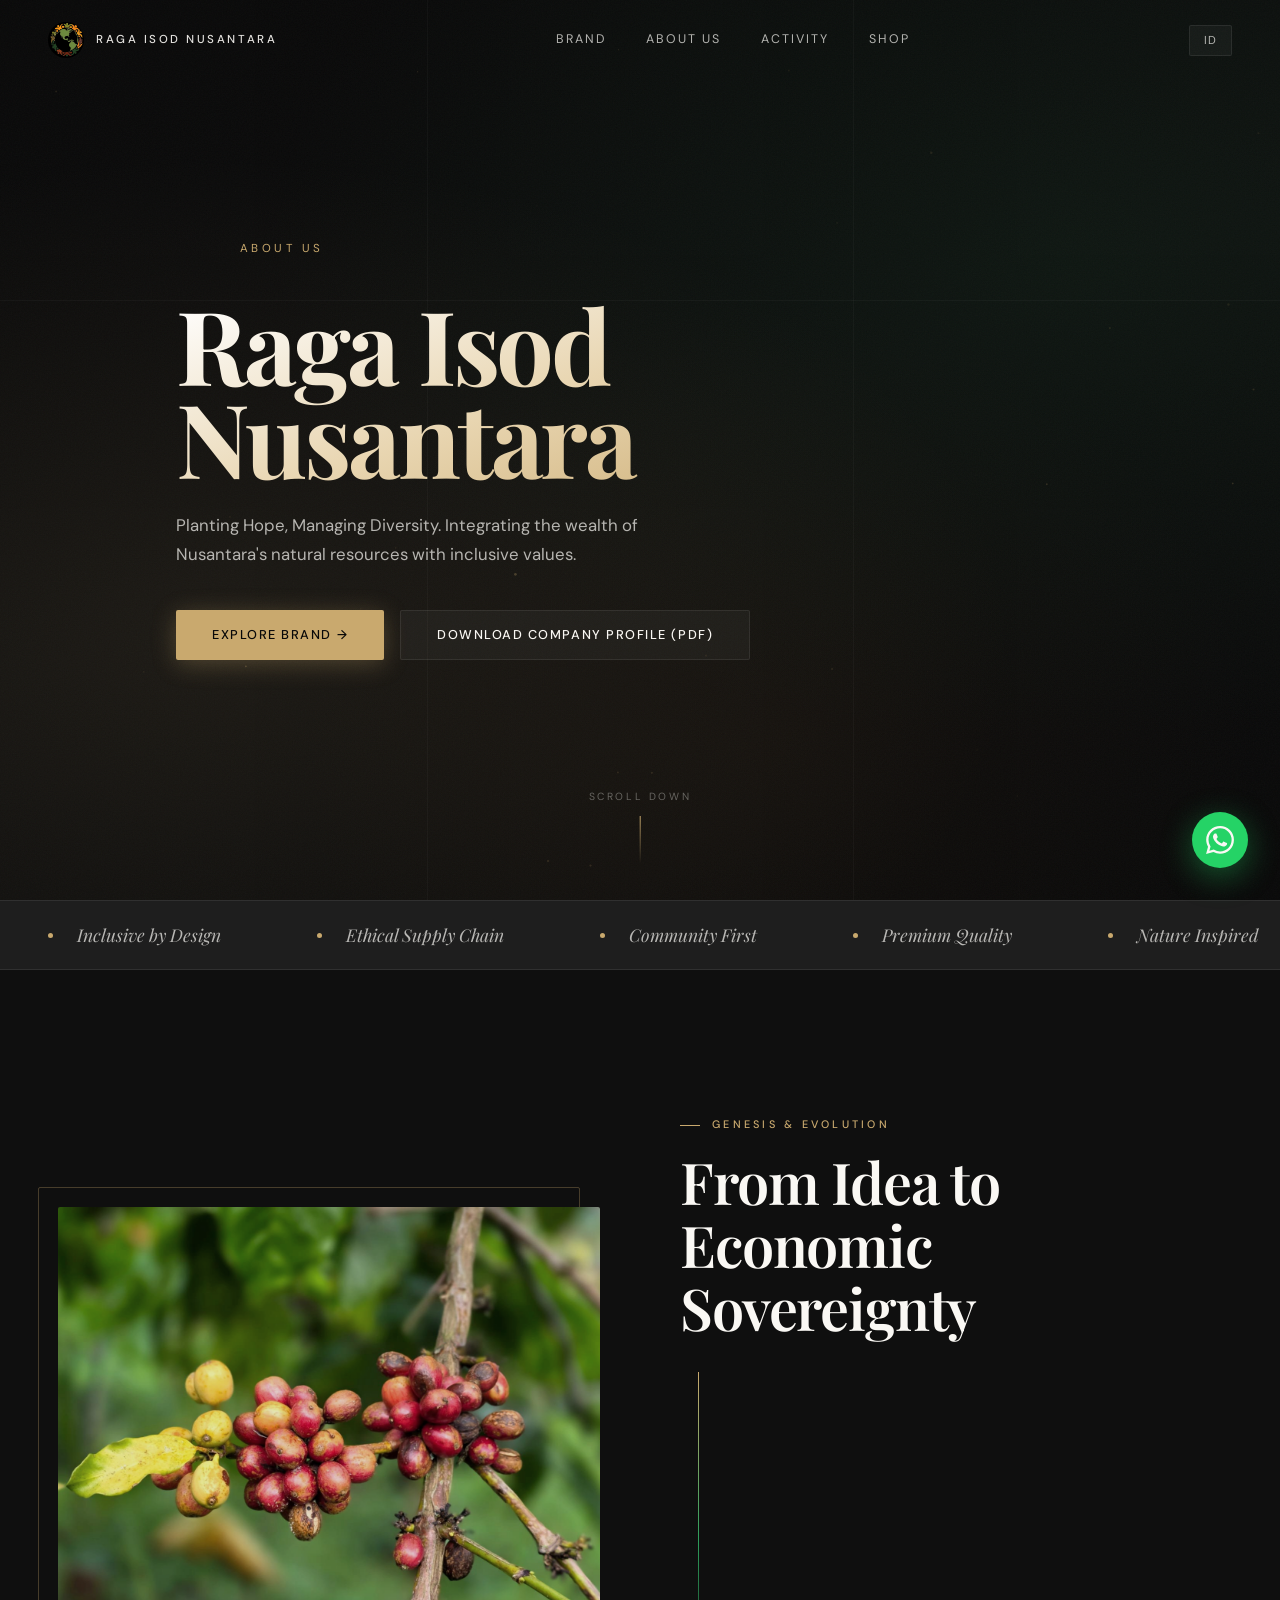
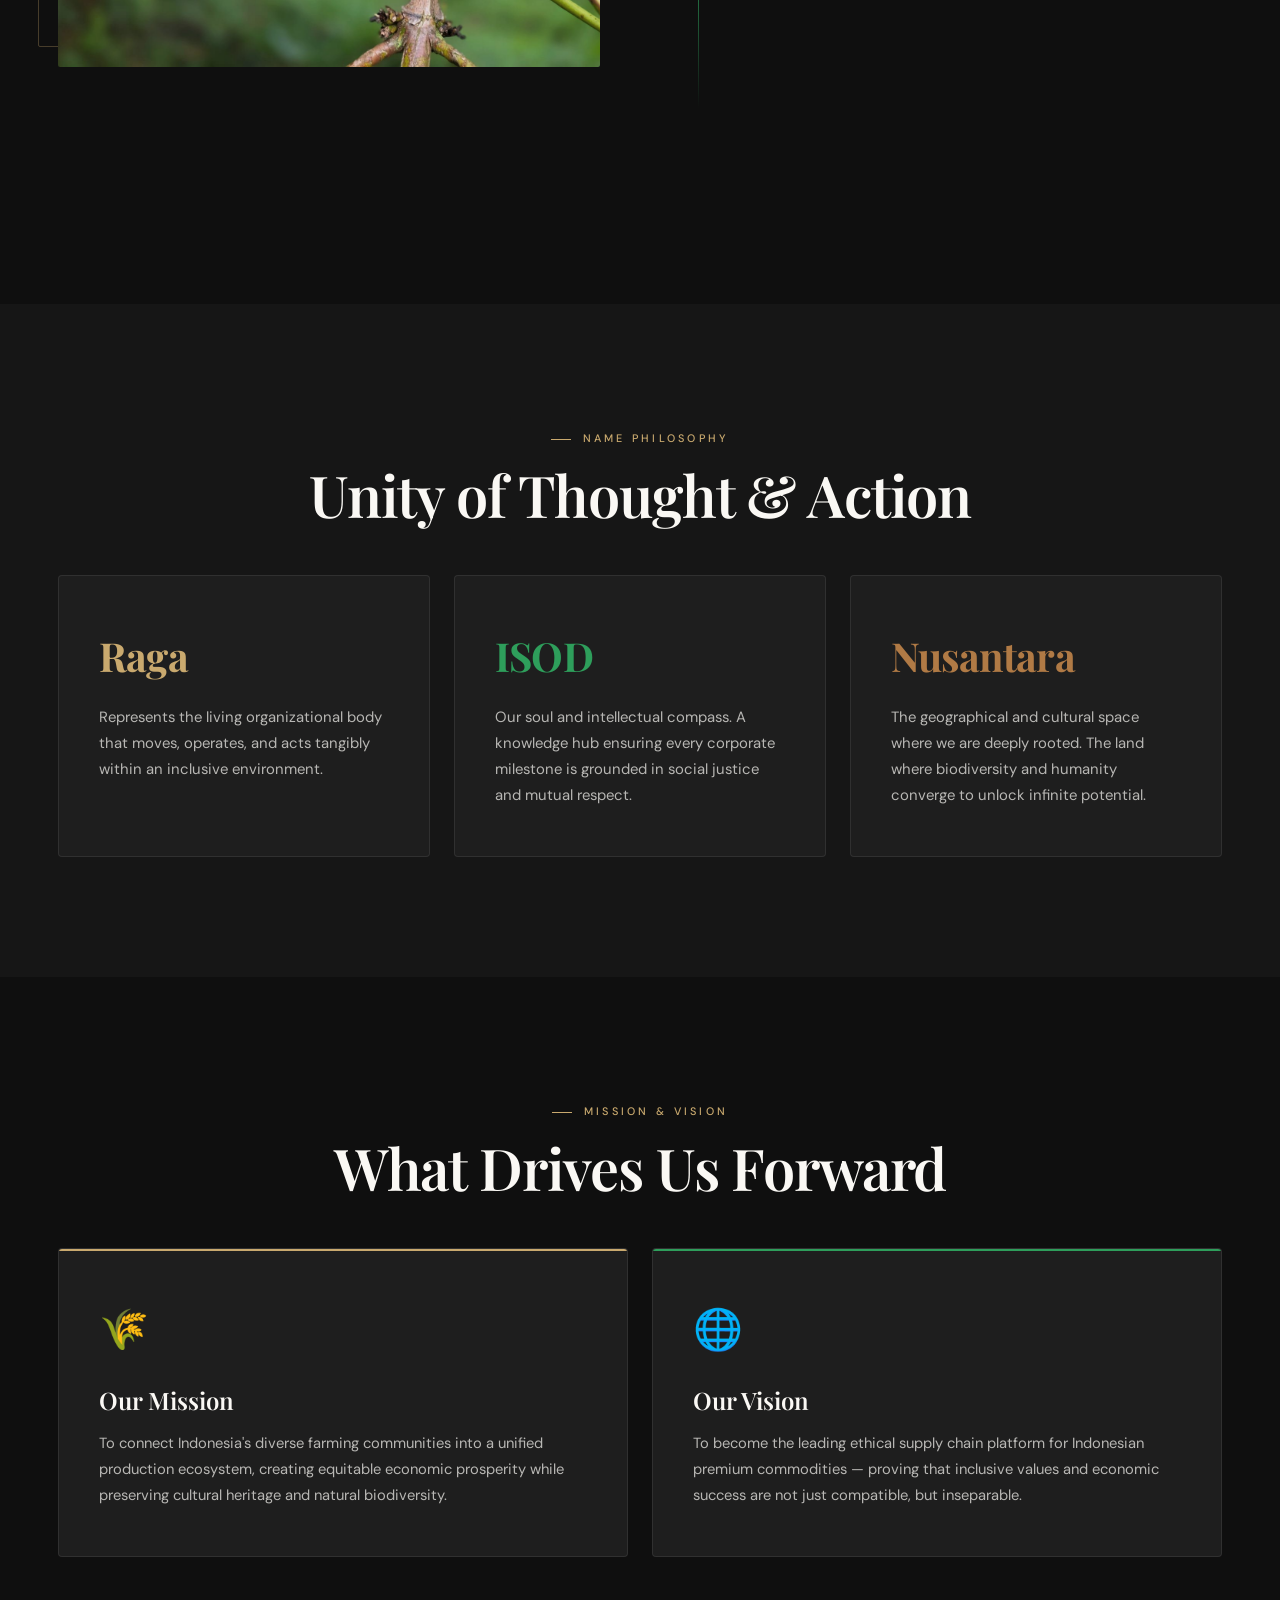
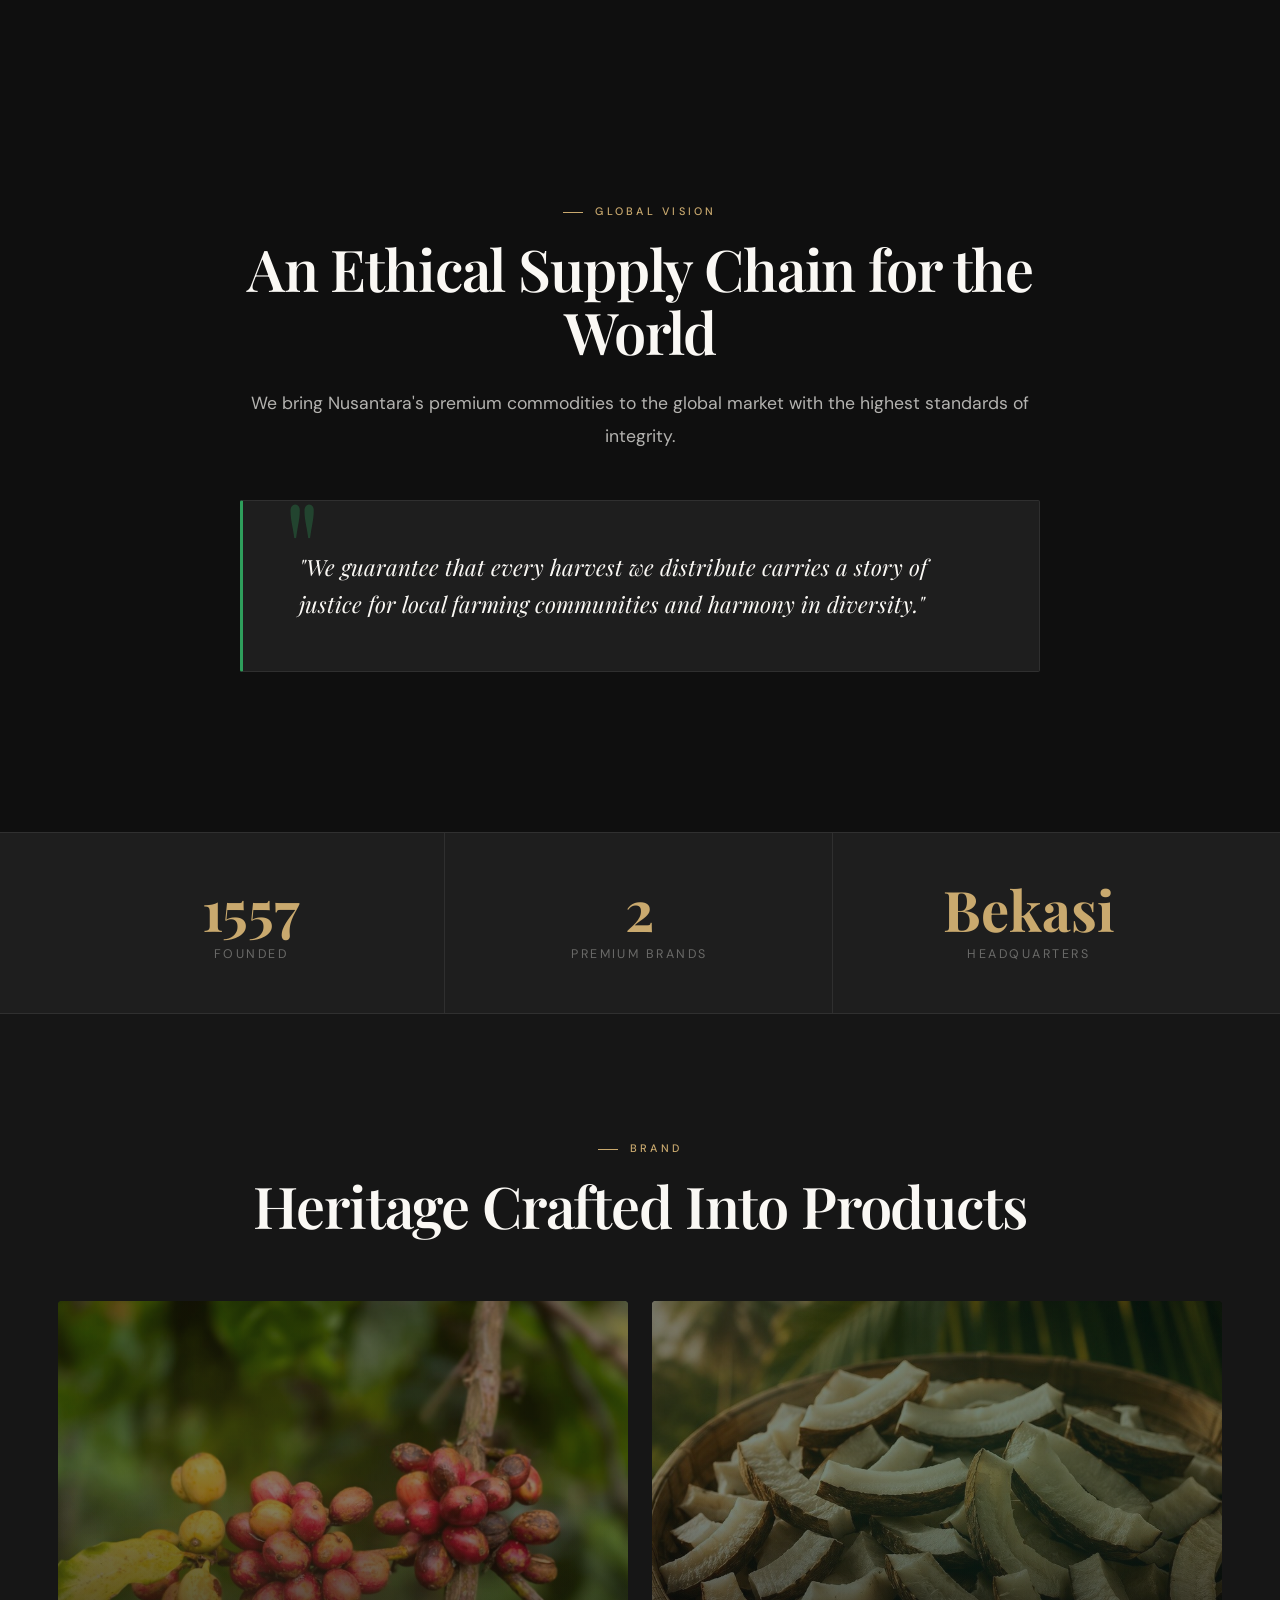
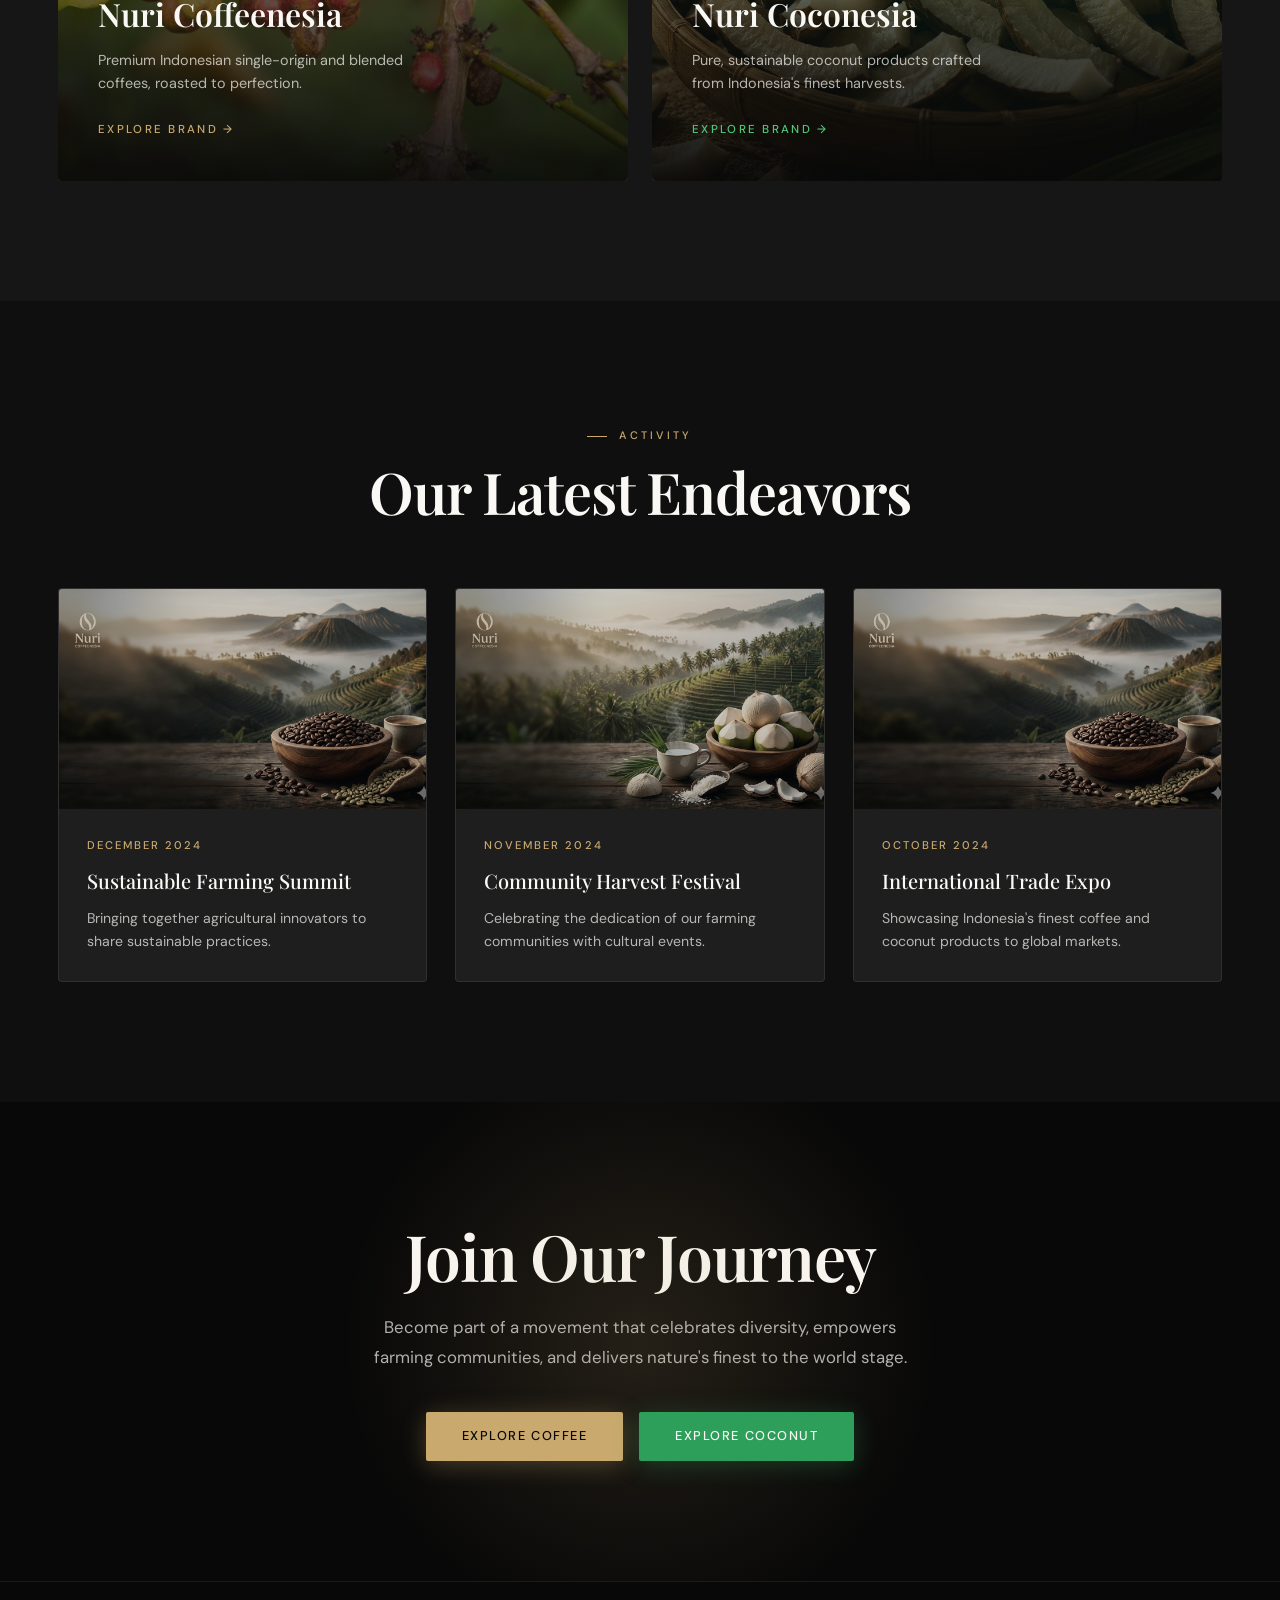
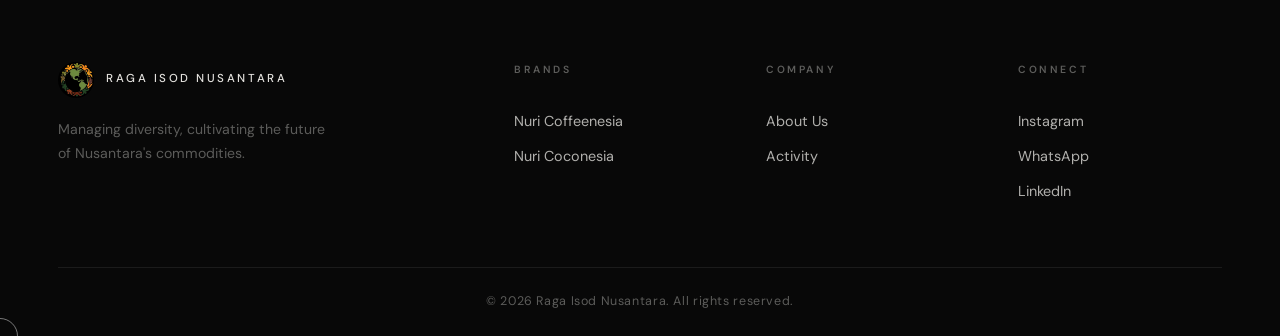
<file: company.html>
<!DOCTYPE html>
<html lang="en">
<head>
  <meta charset="UTF-8">
  <meta name="viewport" content="width=device-width, initial-scale=1.0">
  <title>About Us — RAGA ISOD NUSANTARA</title>
  <link rel="icon" href="assets/img/favicon.png" type="image/x-icon">
  <link rel="preconnect" href="https://fonts.googleapis.com">
  <link rel="preconnect" href="https://fonts.gstatic.com" crossorigin>
  <link href="https://fonts.googleapis.com/css2?family=Playfair+Display:ital,wght@0,400;0,500;0,700;0,900;1,400;1,600&family=DM+Sans:opsz,wght@9..40,200;9..40,300;9..40,400;9..40,500&display=swap" rel="stylesheet">
  <link rel="stylesheet" href="style.css">

  <style>
    /* Company hero mesh */
    .company-page .brand-hero {
      background: var(--black);
    }
    .company-page .brand-hero-bg {
      background:
        radial-gradient(ellipse at 20% 70%, rgba(201,169,110,0.15) 0%, transparent 50%),
        radial-gradient(ellipse at 80% 30%, rgba(46,158,91,0.12) 0%, transparent 50%),
        radial-gradient(ellipse at 60% 80%, rgba(139,90,43,0.1) 0%, transparent 40%),
        linear-gradient(160deg, #080808 0%, #0f0f0f 50%, #080808 100%);
      filter: none;
    }
    .company-page .brand-hero-overlay {
      background: rgba(8,8,8,0.4);
    }

    /* Hero decorative grid lines */
    .hero-grid-lines {
      position: absolute;
      inset: 0;
      z-index: 1;
      pointer-events: none;
      overflow: hidden;
    }
    .hero-grid-lines::before,
    .hero-grid-lines::after {
      content: '';
      position: absolute;
      background: rgba(255,255,255,0.03);
    }
    .hero-grid-lines::before {
      left: 33.33%; top: 0; bottom: 0; width: 1px;
    }
    .hero-grid-lines::after {
      left: 66.66%; top: 0; bottom: 0; width: 1px;
    }

    /* Horizontal lines */
    .hero-grid-h {
      position: absolute;
      inset: 0;
      z-index: 1;
      pointer-events: none;
    }
    .hero-grid-h::before {
      content: '';
      position: absolute;
      top: 33.33%; left: 0; right: 0; height: 1px;
      background: rgba(255,255,255,0.03);
    }

    /* Timeline */
    .timeline {
      position: relative;
      padding-left: 60px;
    }
    .timeline::before {
      content: '';
      position: absolute;
      left: 18px; top: 0; bottom: 0;
      width: 1px;
      background: linear-gradient(to bottom, var(--gold), var(--green), transparent);
    }
    .timeline-item {
      position: relative;
      margin-bottom: 56px;
      opacity: 0;
      transform: translateX(20px);
      transition: all 0.7s cubic-bezier(0.23,1,0.32,1);
      transition-delay: var(--delay, 0s);
    }
    .timeline-item.revealed { opacity: 1; transform: translateX(0); }
    .timeline-dot {
      position: absolute;
      left: -48px; top: 4px;
      width: 12px; height: 12px;
      border-radius: 50%;
      background: var(--gold);
      border: 2px solid var(--dark2);
      box-shadow: 0 0 0 4px var(--gold-dim);
    }
    .timeline-year {
      font-family: 'Playfair Display', serif;
      font-size: 2.5rem;
      font-weight: 700;
      color: var(--gold);
      line-height: 1;
      margin-bottom: 8px;
      opacity: 0.9;
    }
    .timeline-title {
      font-family: 'Playfair Display', serif;
      font-size: 1.3rem;
      font-weight: 500;
      color: var(--white);
      margin-bottom: 10px;
    }
    .timeline-desc {
      font-size: 0.9rem;
      line-height: 1.7;
      color: var(--white-dim);
      max-width: 480px;
    }

    /* Values marquee */
    .values-marquee {
      overflow: hidden;
      border-top: 1px solid var(--glass-border);
      border-bottom: 1px solid var(--glass-border);
      padding: 20px 0;
      background: var(--dark3);
    }
    .values-track {
      display: flex;
      gap: 0;
      animation: marquee 20s linear infinite;
      width: max-content;
    }
    .values-item {
      display: flex;
      align-items: center;
      gap: 24px;
      padding: 0 48px;
      font-family: 'Playfair Display', serif;
      font-size: 1.1rem;
      font-style: italic;
      color: var(--white-dim);
      white-space: nowrap;
    }
    .values-dot {
      width: 5px; height: 5px;
      border-radius: 50%;
      background: var(--gold);
      flex-shrink: 0;
    }
    @keyframes marquee {
      from { transform: translateX(0); }
      to { transform: translateX(-50%); }
    }

    /* Blockquote styling */
    .company-quote {
      background: var(--dark3);
      border: 1px solid var(--glass-border);
      border-left: 3px solid var(--green);
      padding: 48px 56px;
      margin: 40px 0;
      border-radius: 2px;
      position: relative;
    }
    .company-quote::before {
      content: '"';
      position: absolute;
      top: -20px; left: 40px;
      font-family: 'Playfair Display', serif;
      font-size: 8rem;
      color: var(--green-dim);
      line-height: 1;
      pointer-events: none;
    }
    .company-quote p {
      font-family: 'Playfair Display', serif;
      font-size: 1.4rem;
      font-style: italic;
      color: var(--white);
      line-height: 1.65;
      position: relative;
    }

    /* Mission cards */
    .mission-grid {
      display: grid;
      grid-template-columns: 1fr 1fr;
      gap: 24px;
      margin-top: 48px;
    }
    .mission-card {
      padding: 48px 40px;
      background: var(--dark3);
      border: 1px solid var(--glass-border);
      border-radius: 4px;
      position: relative;
      overflow: hidden;
      transition: all 0.4s cubic-bezier(0.23,1,0.32,1);
    }
    .mission-card::before {
      content: '';
      position: absolute;
      top: 0; left: 0; right: 0;
      height: 2px;
    }
    .mission-card.gold-card::before { background: var(--gold); }
    .mission-card.green-card::before { background: var(--green); }
    .mission-card:hover { transform: translateY(-6px); box-shadow: var(--card-shadow); }
    .mission-icon {
      font-size: 2.5rem;
      margin-bottom: 20px;
      display: block;
    }
    .mission-title {
      font-family: 'Playfair Display', serif;
      font-size: 1.5rem;
      font-weight: 600;
      color: var(--white);
      margin-bottom: 12px;
    }
    .mission-desc {
      font-size: 0.92rem;
      line-height: 1.75;
      color: var(--white-dim);
    }

    @media (max-width: 768px) {
      .mission-grid { grid-template-columns: 1fr; }
      .timeline { padding-left: 40px; }
      .company-quote { padding: 32px; }
    }
  </style>
</head>
<body class="company-page">

  <!-- Header -->
  <header class="header header-solid scrolled" id="header">
    <div class="header-inner">
      <a href="index.html" class="logo">
        <img src="assets/img/favicon.png" alt="Logo" class="logo-img">
        <span class="logo-text">RAGA ISOD NUSANTARA</span>
      </a>
      <nav class="nav" id="nav">
        <a href="#brands" class="nav-link" data-i18n="nav_brand">Brand</a>
        <a href="company.html" class="nav-link active" data-i18n="nav_about">About Us</a>
        <a href="#activity" class="nav-link" data-i18n="nav_activity">Activity</a>
        <a href="https://wa.me/6281293220622?text=Halo%2C%20saya%20ingin%20memesan%20produk%20Nuri." target="_blank" class="nav-link" data-i18n="nav_shop">Shop</a>
      </nav>
      <div class="header-actions">
        <button class="lang-toggle" id="langToggle" aria-label="Switch Language">
          <span class="lang-label" id="langLabel">ID</span>
        </button>
        <button class="mobile-menu-btn" id="mobileMenuBtn" aria-label="Menu">
          <span></span><span></span><span></span>
        </button>
      </div>
    </div>
  </header>

  <!-- Mobile Nav -->
  <div class="mobile-nav-overlay" id="mobileNavOverlay">
    <nav class="mobile-nav">
      <a href="#brands" class="mobile-nav-link" data-i18n="nav_brand">Brand</a>
      <a href="company.html" class="mobile-nav-link" data-i18n="nav_about">About Us</a>
      <a href="#activity" class="mobile-nav-link" data-i18n="nav_activity">Activity</a>
      <a href="https://wa.me/6281293220622?text=Halo%2C%20saya%20ingin%20memesan%20produk%20Nuri." target="_blank" class="mobile-nav-link" data-i18n="nav_shop">Shop</a>
    </nav>
  </div>

  <!-- Hero -->
  <section class="brand-hero company-hero">
    <div class="brand-hero-bg"></div>
    <div class="brand-hero-overlay"></div>
    <div class="hero-grid-lines"></div>
    <div class="hero-grid-h"></div>

    <div class="brand-hero-content">
      <div class="brand-hero-eyebrow">
        <div class="brand-hero-eyebrow-line"></div>
        <span class="brand-hero-subtitle" data-i18n="company_subtitle">About Us</span>
      </div>
      <h1 class="brand-hero-title" data-i18n="company_hero_title">Raga Isod<br>Nusantara</h1>
      <p class="brand-hero-desc" data-i18n="company_hero_desc">
        Planting Hope, Managing Diversity. Integrating the wealth of Nusantara's natural resources with inclusive values.
      </p>
      <div class="hero-buttons">
        <a href="#brands" class="btn-primary" data-i18n="explore_brand">Explore Our Brands</a>
        <a href="pdf/raga-isod-nusantara-profile.pdf" download class="btn-primary btn-light">
          Download Company Profile (PDF)
        </a>
      </div>
    </div>

    <div class="brand-hero-scroll">
      <span>Scroll Down</span>
      <div class="scroll-line"></div>
    </div>
  </section>

  <!-- Values Marquee -->
  <div class="values-marquee">
    <div class="values-track">
      <div class="values-item"><span class="values-dot"></span>Inclusive by Design</div>
      <div class="values-item"><span class="values-dot"></span>Ethical Supply Chain</div>
      <div class="values-item"><span class="values-dot"></span>Community First</div>
      <div class="values-item"><span class="values-dot"></span>Premium Quality</div>
      <div class="values-item"><span class="values-dot"></span>Nature Inspired</div>
      <div class="values-item"><span class="values-dot"></span>Indonesian Heritage</div>
      <div class="values-item"><span class="values-dot"></span>Sustainable Future</div>
      <!-- Duplicate for seamless loop -->
      <div class="values-item"><span class="values-dot"></span>Inclusive by Design</div>
      <div class="values-item"><span class="values-dot"></span>Ethical Supply Chain</div>
      <div class="values-item"><span class="values-dot"></span>Community First</div>
      <div class="values-item"><span class="values-dot"></span>Premium Quality</div>
      <div class="values-item"><span class="values-dot"></span>Nature Inspired</div>
      <div class="values-item"><span class="values-dot"></span>Indonesian Heritage</div>
      <div class="values-item"><span class="values-dot"></span>Sustainable Future</div>
    </div>
  </div>

  <!-- Story Section -->
  <section class="section company-story" id="story">
    <div class="container">
      <div class="story-grid">
        <div class="story-image reveal-left">
          <img src="assets/img/coffee-hero.jpg" alt="Indonesian coffee landscape" loading="lazy"
            onerror="this.src='https://images.unsplash.com/photo-1588392382834-a891154bca4d?w=640&q=80'">
        </div>
        <div class="story-text reveal-right">
          <span class="section-label" data-i18n="our_heritage">Genesis & Evolution</span>
          <h2 class="section-title" data-i18n="company_story_title">From Idea to Economic Sovereignty</h2>
          <div class="timeline" style="margin-top: 32px;">
            <div class="timeline-item" style="--delay: 0.1s">
              <div class="timeline-dot"></div>
              <div class="timeline-year">2017</div>
              <h3 class="timeline-title">ISOD Founded</h3>
              <p class="timeline-desc">A youth movement in Bekasi City dedicated to inclusivity studies, establishing the Indonesian School of Diversity.</p>
            </div>
            <div class="timeline-item" style="--delay: 0.25s">
              <div class="timeline-dot" style="background: var(--green); box-shadow: 0 0 0 4px var(--green-dim);"></div>
              <div class="timeline-year" style="color: var(--green);">2025</div>
              <h3 class="timeline-title">Grand Transformation</h3>
              <p class="timeline-desc">Raga ISOD Nusantara channels inclusive values into productive economic sectors, connecting local farmers from diverse backgrounds.</p>
            </div>
          </div>
        </div>
      </div>
    </div>
  </section>

  <!-- Philosophy -->
  <section class="section company-philosophy" id="philosophy">
    <div class="container">
      <div class="section-header reveal-up" style="text-align:center; margin-bottom: 3rem;">
        <span class="section-label" data-i18n="philosophy_label">Name Philosophy</span>
        <h2 class="section-title" data-i18n="philosophy_title">Unity of Thought & Action</h2>
      </div>
      <div class="vision-grid">
        <div class="vision-card reveal-up">
          <h3 class="vision-title" style="color: var(--gold);" data-i18n="">Raga</h3>
          <p class="vision-desc" data-i18n="phil_raga">Represents the living organizational body that moves, operates, and acts tangibly within an inclusive environment.</p>
        </div>
        <div class="vision-card reveal-up" style="--delay: 0.15s">
          <h3 class="vision-title" style="color: var(--green);" data-i18n="">ISOD</h3>
          <p class="vision-desc" data-i18n="phil_isod">Our soul and intellectual compass. A knowledge hub ensuring every corporate milestone is grounded in social justice and mutual respect.</p>
        </div>
        <div class="vision-card reveal-up" style="--delay: 0.3s">
          <h3 class="vision-title" style="color: #b07a45;" data-i18n="">Nusantara</h3>
          <p class="vision-desc" data-i18n="phil_nusantara">The geographical and cultural space where we are deeply rooted. The land where biodiversity and humanity converge to unlock infinite potential.</p>
        </div>
      </div>
    </div>
  </section>

  <!-- Mission & Vision -->
  <section class="section" style="background: var(--dark);">
    <div class="container">
      <div class="section-header reveal-up" style="text-align: center; margin-bottom: 48px;">
        <span class="section-label">Mission & Vision</span>
        <h2 class="section-title">What Drives Us Forward</h2>
      </div>
      <div class="mission-grid">
        <div class="mission-card gold-card reveal-left">
          <span class="mission-icon">🌾</span>
          <h3 class="mission-title">Our Mission</h3>
          <p class="mission-desc">To connect Indonesia's diverse farming communities into a unified production ecosystem, creating equitable economic prosperity while preserving cultural heritage and natural biodiversity.</p>
        </div>
        <div class="mission-card green-card reveal-right">
          <span class="mission-icon">🌐</span>
          <h3 class="mission-title">Our Vision</h3>
          <p class="mission-desc">To become the leading ethical supply chain platform for Indonesian premium commodities — proving that inclusive values and economic success are not just compatible, but inseparable.</p>
        </div>
      </div>
    </div>
  </section>

  <!-- Global Vision -->
  <section class="section company-global-vision" id="global-vision">
    <div class="container">
      <div style="max-width: 800px; margin: 0 auto; text-align: center;" class="reveal-up">
        <span class="section-label" data-i18n="global_vision_label">Global Vision</span>
        <h2 class="section-title" data-i18n="global_vision_title">An Ethical Supply Chain for the World</h2>
        <p class="section-desc" style="font-size: 1.1rem; line-height: 1.85;" data-i18n="global_vision_desc">
          We bring Nusantara's premium commodities to the global market with the highest standards of integrity. Beyond commodities, we offer an <strong style="color: var(--white);">"Ethical Supply Chain"</strong> — inviting international business partners to collaborate under the principles of equality, transparency, and democratically responsible governance.
        </p>
        <div class="company-quote reveal-up" style="--delay: 0.2s; text-align: left; margin-top: 48px;">
          <p data-i18n="global_vision_quote">"We guarantee that every harvest we distribute carries a story of justice for local farming communities and harmony in diversity."</p>
        </div>
      </div>
    </div>
  </section>

  <!-- Company Stats -->
  <section style="background: var(--dark3); border-top: 1px solid var(--glass-border); border-bottom: 1px solid var(--glass-border);">
    <div class="container">
      <div class="stats-grid" style="margin: 0;">
        <div class="stat-item" style="border: none; border-right: 1px solid var(--glass-border);">
          <div class="stat-number" data-count="2017" data-suffix="">2017</div>
          <div class="stat-label">Founded</div>
        </div>
        <div class="stat-item" style="border: none; border-right: 1px solid var(--glass-border);">
          <div class="stat-number" data-count="2">2+</div>
          <div class="stat-label">Premium Brands</div>
        </div>
        <div class="stat-item" style="border: none;">
          <div class="stat-number">Bekasi</div>
          <div class="stat-label">Headquarters</div>
        </div>
      </div>
    </div>
  </section>

  <!-- Brands -->
  <section class="section" id="brands" style="background: var(--dark2);">
    <div class="container">
      <div class="section-header reveal-up">
        <span class="section-label" data-i18n="nav_brand">Our Brands</span>
        <h2 class="section-title">Heritage Crafted Into Products</h2>
      </div>
      <div class="brands-grid">
        <a href="coffeenesia.html" class="brand-card brand-card-coffee reveal-up">
          <div class="brand-card-bg"></div>
          <div class="brand-card-overlay"></div>
          <div class="brand-card-content">
            <h3 class="brand-card-name">Nuri Coffeenesia</h3>
            <p data-i18n="company_brand_coffee_desc">Premium Indonesian single-origin and blended coffees, roasted to perfection.</p>
            <span class="brand-card-link" data-i18n="explore_brand">Explore Brand →</span>
          </div>
        </a>
        <a href="coconesia.html" class="brand-card brand-card-coconut reveal-up" style="--delay: 0.15s">
          <div class="brand-card-bg"></div>
          <div class="brand-card-overlay"></div>
          <div class="brand-card-content">
            <h3 class="brand-card-name">Nuri Coconesia</h3>
            <p data-i18n="company_brand_coconut_desc">Pure, sustainable coconut products crafted from Indonesia's finest harvests.</p>
            <span class="brand-card-link" style="color: var(--green-bright);" data-i18n="explore_brand">Explore Brand →</span>
          </div>
        </a>
      </div>
    </div>
  </section>

  <!-- Activity -->
  <section class="section company-activity" id="activity" style="background: var(--dark);">
    <div class="container">
      <div class="section-header reveal-up">
        <span class="section-label" data-i18n="nav_activity">Activity</span>
        <h2 class="section-title" data-i18n="company_activity_title">Our Latest Endeavors</h2>
      </div>
      <div class="activity-grid">
        <div class="activity-card reveal-up">
          <div class="activity-image">
            <img src="assets/img/coffee.png" alt="Activity"
              onerror="this.src='https://images.unsplash.com/photo-1464226184884-fa280b87c399?w=640&q=80'" loading="lazy">
          </div>
          <div class="activity-info">
            <span class="activity-date">December 2024</span>
            <h3 class="activity-title" data-i18n="activity_1_title">Sustainable Farming Summit</h3>
            <p class="activity-desc" data-i18n="activity_1_desc">Bringing together agricultural innovators to share sustainable practices and shape the future of Indonesian farming.</p>
          </div>
        </div>
        <div class="activity-card reveal-up" style="--delay: 0.15s">
          <div class="activity-image">
            <img src="assets/img/coco.png" alt="Activity"
              onerror="this.src='https://images.unsplash.com/photo-1529156069898-49953e39b3ac?w=640&q=80'" loading="lazy">
          </div>
          <div class="activity-info">
            <span class="activity-date">November 2024</span>
            <h3 class="activity-title" data-i18n="activity_2_title">Community Harvest Festival</h3>
            <p class="activity-desc" data-i18n="activity_2_desc">Celebrating the dedication of our farming communities with cultural events, workshops, and shared gratitude.</p>
          </div>
        </div>
        <div class="activity-card reveal-up" style="--delay: 0.3s">
          <div class="activity-image">
            <img src="assets/img/coffee.png" alt="Activity"
              onerror="this.src='https://images.unsplash.com/photo-1591115765373-5207764f72e7?w=640&q=80'" loading="lazy">
          </div>
          <div class="activity-info">
            <span class="activity-date">October 2024</span>
            <h3 class="activity-title" data-i18n="activity_3_title">International Trade Expo</h3>
            <p class="activity-desc" data-i18n="activity_3_desc">Showcasing Indonesia's finest coffee and coconut products to global markets and distribution partners.</p>
          </div>
        </div>
      </div>
    </div>
  </section>

  <!-- CTA -->
  <section class="section brand-cta">
    <div class="container">
      <div class="cta-content reveal-up">
        <h2 class="cta-title" data-i18n="company_cta_title">Join Our Journey</h2>
        <p class="cta-desc" data-i18n="company_cta_desc">Become part of a movement that celebrates diversity, empowers farming communities, and delivers nature's finest to the world stage.</p>
        <div class="cta-buttons">
          <a href="coffeenesia.html" class="btn-primary" data-i18n="explore_coffee">Explore Coffee</a>
          <a href="coconesia.html" class="btn-primary btn-green" data-i18n="explore_coconut">Explore Coconut</a>
        </div>
      </div>
    </div>
  </section>

  <!-- Footer -->
  <footer class="footer">
    <div class="container">
      <div class="footer-grid">
        <div class="footer-brand">
          <a href="index.html" class="logo footer-logo">
            <img src="assets/img/favicon.png" alt="Logo" class="logo-img">
            <span class="logo-text">RAGA ISOD NUSANTARA</span>
          </a>
          <p class="footer-tagline">Managing diversity, cultivating the future of Nusantara's commodities.</p>
        </div>
        <div class="footer-links">
          <h4 class="footer-heading" data-i18n="footer_brands">Brands</h4>
          <a href="coffeenesia.html" class="footer-link">Nuri Coffeenesia</a>
          <a href="coconesia.html" class="footer-link">Nuri Coconesia</a>
        </div>
        <div class="footer-links">
          <h4 class="footer-heading" data-i18n="footer_company">Company</h4>
          <a href="company.html" class="footer-link" data-i18n="nav_about">About Us</a>
          <a href="#activity" class="footer-link" data-i18n="nav_activity">Activity</a>
        </div>
        <div class="footer-links">
          <h4 class="footer-heading" data-i18n="footer_connect">Connect</h4>
          <a href="https://instagram.com/nuri_coffeenesia" class="footer-link" target="_blank">Instagram</a>
          <a href="https://wa.me/6281293220622" class="footer-link" target="_blank">WhatsApp</a>
          <a href="https://linkedin.com/company/raga-isod-nusantara" class="footer-link" target="_blank">LinkedIn</a>
        </div>
      </div>
      <div class="footer-bottom">
        <p>&copy; 2026 Raga Isod Nusantara. All rights reserved.</p>
      </div>
    </div>
  </footer>

  <a href="https://wa.me/6281293220622" target="_blank" class="whatsapp-float" aria-label="Chat on WhatsApp">
    <svg viewBox="0 0 24 24" fill="currentColor" width="28" height="28">
      <path d="M17.472 14.382c-.297-.149-1.758-.867-2.03-.967-.273-.099-.471-.148-.67.15-.197.297-.767.966-.94 1.164-.173.199-.347.223-.644.075-.297-.15-1.255-.463-2.39-1.475-.883-.788-1.48-1.761-1.653-2.059-.173-.297-.018-.458.13-.606.134-.133.298-.347.446-.52.149-.174.198-.298.298-.497.099-.198.05-.371-.025-.52-.075-.149-.669-1.612-.916-2.207-.242-.579-.487-.5-.669-.51-.173-.008-.371-.01-.57-.01-.198 0-.52.074-.792.372-.272.297-1.04 1.016-1.04 2.479 0 1.462 1.065 2.875 1.213 3.074.149.198 2.096 3.2 5.077 4.487.709.306 1.262.489 1.694.625.712.227 1.36.195 1.871.118.571-.085 1.758-.719 2.006-1.413.248-.694.248-1.289.173-1.413-.074-.124-.272-.198-.57-.347m-5.421 7.403h-.004a9.87 9.87 0 01-5.031-1.378l-.361-.214-3.741.982.998-3.648-.235-.374a9.86 9.86 0 01-1.51-5.26c.001-5.45 4.436-9.884 9.888-9.884 2.64 0 5.122 1.03 6.988 2.898a9.825 9.825 0 012.893 6.994c-.003 5.45-4.437 9.884-9.885 9.884m8.413-18.297A11.815 11.815 0 0012.05 0C5.495 0 .16 5.335.157 11.892c0 2.096.547 4.142 1.588 5.945L.057 24l6.305-1.654a11.882 11.882 0 005.683 1.448h.005c6.554 0 11.89-5.335 11.893-11.893a11.821 11.821 0 00-3.48-8.413z"/>
    </svg>
  </a>

  <script src="script.js"></script>
</body>
</html>
</file>
<file: style.css>
/* ============================================
   RAGA ISOD NUSANTARA — 3D LUXURY DESIGN SYSTEM
   ============================================ */

@import url('https://fonts.googleapis.com/css2?family=Playfair+Display:ital,wght@0,400;0,500;0,600;0,700;0,800;0,900;1,400;1,600&family=DM+Sans:ital,opsz,wght@0,9..40,200;0,9..40,300;0,9..40,400;0,9..40,500;1,9..40,300&display=swap');

/* ── CSS Variables ── */
:root {
  --black: #080808;
  --dark: #0f0f0f;
  --dark2: #161616;
  --dark3: #1e1e1e;
  --surface: #242424;
  --glass: rgba(255,255,255,0.04);
  --glass-border: rgba(255,255,255,0.08);
  --white: #faf8f4;
  --white-dim: rgba(250,248,244,0.7);
  --white-faint: rgba(250,248,244,0.35);

  /* Coffee palette */
  --gold: #c9a96e;
  --gold-bright: #e8c97a;
  --gold-dim: rgba(201,169,110,0.3);
  --gold-glow: rgba(201,169,110,0.15);
  --coffee-deep: #1a0f06;

  /* Coconut palette */
  --green: #2e9e5b;
  --green-bright: #4fc87a;
  --green-dim: rgba(46,158,91,0.3);
  --green-glow: rgba(46,158,91,0.12);
  --coconut-deep: #071410;

  /* Typography */
  --serif: 'Playfair Display', Georgia, serif;
  --sans: 'DM Sans', system-ui, sans-serif;

  /* 3D */
  --perspective: 1200px;
  --card-shadow: 0 32px 80px rgba(0,0,0,0.6), 0 8px 24px rgba(0,0,0,0.4);
  --glow-gold: 0 0 40px rgba(201,169,110,0.25), 0 0 80px rgba(201,169,110,0.1);
  --glow-green: 0 0 40px rgba(46,158,91,0.25), 0 0 80px rgba(46,158,91,0.1);
}

/* ── Reset & Base ── */
*, *::before, *::after { box-sizing: border-box; margin: 0; padding: 0; }

html { scroll-behavior: smooth; font-size: 16px; }

body {
  font-family: var(--sans);
  background: var(--black);
  color: var(--white);
  line-height: 1.6;
  overflow-x: hidden;
  -webkit-font-smoothing: antialiased;
}

img { display: block; max-width: 100%; }
a { color: inherit; text-decoration: none; }

/* ── Custom Cursor (ring overlay only, default arrow preserved) ── */
.cursor-dot { display: none; }
.cursor-ring {
  position: fixed;
  width: 36px; height: 36px;
  border: 1.5px solid rgba(255,255,255,0.45);
  border-radius: 50%;
  pointer-events: none;
  z-index: 9999;
  transition: width 0.3s, height 0.3s, opacity 0.3s, border-color 0.3s;
  opacity: 0;
}
.cursor-ring.visible { opacity: 1; }
.cursor-ring.hovered {
  width: 52px; height: 52px;
  border-color: var(--gold);
  opacity: 0.7;
}
@media (hover: none) { .cursor-ring { display: none; } }

/* ── Scrollbar ── */
::-webkit-scrollbar { width: 4px; }
::-webkit-scrollbar-track { background: var(--dark); }
::-webkit-scrollbar-thumb { background: var(--gold); border-radius: 2px; }

/* ── Selection ── */
::selection { background: var(--gold-dim); color: var(--white); }

/* ── Header ── */
.header {
  position: fixed;
  top: 0; left: 0; right: 0;
  z-index: 1000;
  padding: 0;
  transition: background-color 0.4s ease, border-color 0.4s ease;
}

.header.scrolled {
  background: rgba(8,8,8,0.96);
  border-bottom: 1px solid var(--glass-border);
}

.header-inner {
  display: flex;
  align-items: center;
  justify-content: space-between;
  padding: 22px 48px;
  max-width: 1400px;
  margin: 0 auto;
}

.logo {
  display: flex;
  align-items: center;
  gap: 12px;
  z-index: 10;
}

.logo-img {
  width: 36px; height: 36px;
  border-radius: 50%;
  object-fit: cover;
  filter: brightness(1.1);
}

.logo-text {
  font-family: var(--sans);
  font-size: 0.72rem;
  font-weight: 500;
  letter-spacing: 0.22em;
  text-transform: uppercase;
  color: var(--white);
  opacity: 0.9;
}

.nav { display: flex; align-items: center; gap: 40px; }

.nav-link {
  font-size: 0.78rem;
  font-weight: 400;
  letter-spacing: 0.16em;
  text-transform: uppercase;
  color: var(--white-dim);
  position: relative;
  transition: color 0.3s;
}

.nav-link::after {
  content: '';
  position: absolute;
  bottom: -4px; left: 0;
  width: 0; height: 1px;
  background: var(--gold);
  transition: width 0.4s cubic-bezier(0.23,1,0.32,1);
}

.nav-link:hover { color: var(--white); }
.nav-link:hover::after { width: 100%; }

.header-actions { display: flex; align-items: center; gap: 16px; }

.lang-toggle {
  background: var(--glass);
  border: 1px solid var(--glass-border);
  color: var(--white-dim);
  font-family: var(--sans);
  font-size: 0.72rem;
  letter-spacing: 0.1em;
  padding: 7px 14px;
  border-radius: 2px;
  cursor: pointer;
  transition: all 0.3s;
}
.lang-toggle:hover {
  background: var(--gold-glow);
  border-color: var(--gold-dim);
  color: var(--gold);
}

/* ── Mobile Menu ── */
.mobile-menu-btn {
  display: none;
  flex-direction: column;
  gap: 5px;
  background: none;
  border: none;
  cursor: pointer;
  padding: 6px;
  z-index: 1001;
}
.mobile-menu-btn span {
  display: block;
  width: 24px; height: 1.5px;
  background: var(--white);
  transition: all 0.4s cubic-bezier(0.23,1,0.32,1);
  transform-origin: center;
}
.mobile-menu-btn.open span:nth-child(1) { transform: translateY(6.5px) rotate(45deg); }
.mobile-menu-btn.open span:nth-child(2) { opacity: 0; transform: scaleX(0); }
.mobile-menu-btn.open span:nth-child(3) { transform: translateY(-6.5px) rotate(-45deg); }

.mobile-nav-overlay {
  position: fixed;
  inset: 0;
  background: rgba(8,8,8,0.98);
  backdrop-filter: blur(20px);
  z-index: 999;
  display: flex;
  align-items: center;
  justify-content: center;
  opacity: 0;
  pointer-events: none;
  transition: opacity 0.4s;
}
.mobile-nav-overlay.open { opacity: 1; pointer-events: all; }

.mobile-nav {
  display: flex;
  flex-direction: column;
  align-items: center;
  gap: 32px;
}

.mobile-nav-link {
  font-family: var(--serif);
  font-size: 2.5rem;
  font-weight: 400;
  color: var(--white-dim);
  letter-spacing: 0.05em;
  transition: color 0.3s;
}
.mobile-nav-link:hover { color: var(--white); }

/* ── Scroll Progress ── */
.scroll-progress {
  position: fixed;
  top: 0; left: 0;
  width: 100%;
  height: 2px;
  background: linear-gradient(90deg, var(--gold), var(--green));
  z-index: 2000;
  transform: scaleX(0);
  transform-origin: left center;
  will-change: transform;
}

/* ── WhatsApp Float ── */
.whatsapp-float {
  position: fixed;
  bottom: 32px; right: 32px;
  width: 56px; height: 56px;
  background: #25D366;
  border-radius: 50%;
  display: flex;
  align-items: center;
  justify-content: center;
  z-index: 900;
  box-shadow: 0 8px 32px rgba(37,211,102,0.4);
  transition: transform 0.3s cubic-bezier(0.34,1.56,0.64,1), box-shadow 0.3s;
}
.whatsapp-float:hover {
  transform: scale(1.1) translateY(-3px);
  box-shadow: 0 12px 48px rgba(37,211,102,0.5);
}
.whatsapp-float-green { background: var(--green); box-shadow: 0 8px 32px rgba(46,158,91,0.4); }

/* ============================================
   LANDING PAGE — 3D SPLIT HERO
   ============================================ */

.landing-page { background: var(--black); }

#bgCanvas {
  position: fixed;
  inset: 0;
  z-index: 0;
  pointer-events: none;
}

.split-hero {
  position: relative;
  width: 100vw;
  height: 100vh;
  display: flex;
  overflow: hidden;
  z-index: 1;
}

.split-panel {
  position: relative;
  flex: 1;
  display: flex;
  align-items: center;
  justify-content: center;
  overflow: hidden;
  cursor: none;
  transition: flex 0.7s cubic-bezier(0.23,1,0.32,1);
}

.split-panel:hover { flex: 1.35; }

.split-bg {
  position: absolute;
  inset: -10%;
  background-size: cover;
  background-position: center;
  transition: transform 0.7s cubic-bezier(0.23,1,0.32,1), filter 0.7s;
  filter: brightness(0.5) saturate(0.8);
}

.split-left .split-bg {
  background-image:
    linear-gradient(160deg, rgba(13,8,5,0.62) 0%, rgba(26,15,6,0.45) 45%, rgba(18,11,4,0.7) 100%),
    radial-gradient(ellipse at 30% 60%, rgba(201,169,110,0.20) 0%, transparent 60%),
    url('assets/img/coffee-hero.jpg');
  background-size: cover;
  background-position: 60% center;
}

.split-right .split-bg {
  background-image:
    linear-gradient(160deg, rgba(5,15,8,0.6) 0%, rgba(7,22,16,0.42) 45%, rgba(4,14,8,0.7) 100%),
    radial-gradient(ellipse at 70% 50%, rgba(46,158,91,0.18) 0%, transparent 60%),
    url('assets/img/coco-hero.jpg');
  background-size: cover;
  background-position: 50% center;
}

.split-panel:hover .split-bg {
  transform: scale(1.06);
  filter: brightness(0.65) saturate(1.1);
}

.split-overlay {
  position: absolute;
  inset: 0;
  z-index: 1;
}

.split-left .split-overlay {
  background: linear-gradient(135deg,
    rgba(8,8,8,0.7) 0%,
    rgba(26,15,6,0.5) 50%,
    rgba(8,8,8,0.3) 100%);
}

.split-right .split-overlay {
  background: linear-gradient(225deg,
    rgba(8,8,8,0.7) 0%,
    rgba(7,20,14,0.5) 50%,
    rgba(8,8,8,0.3) 100%);
}

/* Center divider */
.split-hero::after {
  content: '';
  position: absolute;
  left: 50%;
  top: 10%;
  bottom: 10%;
  width: 1px;
  background: linear-gradient(to bottom,
    transparent,
    rgba(255,255,255,0.15) 30%,
    rgba(255,255,255,0.15) 70%,
    transparent);
  z-index: 10;
  transform: translateX(-50%);
  pointer-events: none;
}

.split-content {
  position: relative;
  z-index: 2;
  padding: 60px 56px;
  text-align: center;
  transform: translateY(8px);
  transition: transform 0.5s cubic-bezier(0.23,1,0.32,1);
}

.split-panel:hover .split-content { transform: translateY(0); }

.split-subtitle {
  display: block;
  font-family: var(--sans);
  font-size: 0.7rem;
  font-weight: 400;
  letter-spacing: 0.3em;
  text-transform: uppercase;
  margin-bottom: 20px;
  opacity: 0.7;
  transform: translateY(0);
}

.split-left .split-subtitle { color: var(--gold); }
.split-right .split-subtitle { color: var(--green-bright); }

.split-title {
  font-family: var(--serif);
  font-size: clamp(3rem, 6vw, 6.5rem);
  font-weight: 700;
  line-height: 0.92;
  letter-spacing: -0.02em;
  color: var(--white);
  text-shadow:
    0 2px 4px rgba(0,0,0,0.5),
    0 8px 32px rgba(0,0,0,0.3);
  margin-bottom: 24px;
  will-change: transform;
}

.split-left .split-title {
  background: linear-gradient(160deg, #fff 0%, var(--gold-bright) 60%, var(--gold) 100%);
  -webkit-background-clip: text;
  -webkit-text-fill-color: transparent;
  background-clip: text;
}

.split-right .split-title {
  background: linear-gradient(160deg, #fff 0%, #a8e6c0 50%, var(--green-bright) 100%);
  -webkit-background-clip: text;
  -webkit-text-fill-color: transparent;
  background-clip: text;
}

.split-desc {
  font-size: 0.88rem;
  line-height: 1.7;
  color: var(--white-dim);
  max-width: 320px;
  margin: 0 auto 32px;
  opacity: 0;
  transform: translateY(12px);
  transition: opacity 0.5s 0.1s, transform 0.5s 0.1s;
}

.split-panel:hover .split-desc { opacity: 1; transform: translateY(0); }

.split-cta {
  display: inline-flex;
  align-items: center;
  gap: 8px;
  font-size: 0.72rem;
  font-weight: 500;
  letter-spacing: 0.2em;
  text-transform: uppercase;
  padding: 12px 28px;
  border-radius: 2px;
  border: 1px solid;
  transition: all 0.4s cubic-bezier(0.23,1,0.32,1);
  opacity: 0;
  transform: translateY(8px);
  transition: opacity 0.5s 0.2s, transform 0.5s 0.2s, background 0.3s, box-shadow 0.3s;
}

.split-panel:hover .split-cta { opacity: 1; transform: translateY(0); }

.split-left .split-cta {
  color: var(--gold);
  border-color: var(--gold-dim);
}
.split-left .split-cta:hover {
  background: var(--gold-glow);
  box-shadow: var(--glow-gold);
}

.split-right .split-cta {
  color: var(--green-bright);
  border-color: var(--green-dim);
}
.split-right .split-cta:hover {
  background: var(--green-glow);
  box-shadow: var(--glow-green);
}

/* Floating particles inside panels */
.split-particles {
  position: absolute;
  inset: 0;
  z-index: 1;
  pointer-events: none;
  overflow: hidden;
}

/* Landing page bottom wordmark */
.landing-wordmark {
  position: fixed;
  bottom: 32px;
  left: 50%;
  transform: translateX(-50%);
  z-index: 10;
  font-family: var(--sans);
  font-size: 0.65rem;
  letter-spacing: 0.4em;
  text-transform: uppercase;
  color: var(--white-faint);
  display: flex;
  align-items: center;
  gap: 16px;
}
.landing-wordmark::before,
.landing-wordmark::after {
  content: '';
  width: 32px;
  height: 1px;
  background: var(--white-faint);
}

/* ============================================
   BRAND PAGES — SHARED SECTIONS
   ============================================ */

.brand-page, .company-page { background: var(--dark); }

/* ── Brand Hero ── */
.brand-hero {
  position: relative;
  height: 100vh;
  min-height: 600px;
  display: flex;
  align-items: center;
  overflow: hidden;
}

.brand-hero-bg {
  position: absolute;
  inset: -5%;
  background-size: cover;
  background-position: center;
  transition: transform 0.1s linear;
  filter: brightness(0.4) saturate(0.9);
  will-change: transform, scale;
}

.brand-hero-overlay {
  position: absolute;
  inset: 0;
  z-index: 1;
}

/* Fine film grain layered onto every photographic hero for a tactile finish */
.coffeenesia-hero .brand-hero-bg::after,
.coconesia-hero .brand-hero-bg::after,
.company-hero .brand-hero-bg::after {
  content: '';
  position: absolute;
  inset: 0;
  background-image: url("data:image/svg+xml,%3Csvg xmlns='http://www.w3.org/2000/svg' width='140' height='140'%3E%3Cfilter id='n'%3E%3CfeTurbulence type='fractalNoise' baseFrequency='0.85' numOctaves='2' stitchTiles='stitch'/%3E%3C/filter%3E%3Crect width='100%25' height='100%25' filter='url(%23n)'/%3E%3C/svg%3E");
  background-size: 160px;
  opacity: 0.05;
  pointer-events: none;
}

/* Pause the Ken-Burns zoom while the hero is off-screen (saves compositor
   work and keeps content scrolling smooth) */
.brand-hero-bg.anim-paused { animation-play-state: paused; }

/* Slow Ken-Burns zoom — driven via the standalone `scale` property so the
   scroll parallax in script.js (which writes `transform`) composes with it
   instead of overriding it. */
.coffeenesia-hero .brand-hero-bg,
.coconesia-hero .brand-hero-bg {
  transform-origin: 65% 45%;
  animation: heroKenBurns 26s ease-in-out infinite alternate;
}
@keyframes heroKenBurns {
  from { scale: 1.05; }
  to   { scale: 1.15; }
}
@media (prefers-reduced-motion: reduce) {
  .coffeenesia-hero .brand-hero-bg,
  .coconesia-hero .brand-hero-bg { animation: none; scale: 1.06; }
}

/* Warm/cool bloom rising behind the headline */
.coffeenesia-hero .brand-hero-content::before,
.coconesia-hero .brand-hero-content::before {
  content: '';
  position: absolute;
  z-index: -1;
  left: -18%; top: 6%;
  width: 72%; height: 92%;
  filter: blur(48px);
  pointer-events: none;
}
.coffeenesia-hero .brand-hero-content::before {
  background: radial-gradient(circle at 30% 50%, rgba(201,169,110,0.16), transparent 62%);
}
.coconesia-hero .brand-hero-content::before {
  background: radial-gradient(circle at 30% 50%, rgba(78,200,130,0.15), transparent 62%);
}

/* Thin accent seam along the base of each brand hero */
.coffeenesia-hero::after,
.coconesia-hero::after {
  content: '';
  position: absolute;
  left: 0; right: 0; bottom: 0;
  height: 1px; z-index: 4; opacity: 0.5;
}
.coffeenesia-hero::after {
  background: linear-gradient(90deg, transparent, var(--gold-dim) 22%, var(--gold) 50%, var(--gold-dim) 78%, transparent);
}
.coconesia-hero::after {
  background: linear-gradient(90deg, transparent, var(--green-dim) 22%, var(--green-bright) 50%, var(--green-dim) 78%, transparent);
}

/* ── Coffeenesia hero — real coffee-cherry photograph ── */
.coffeenesia-hero .brand-hero-bg {
  background-image: url('assets/img/coffee-hero.jpg');
  background-position: 68% 42%;
  filter: brightness(0.66) saturate(1.06) contrast(1.03);
}
.coffeenesia-hero .brand-hero-overlay {
  background:
    linear-gradient(to top, var(--black) 0%, rgba(8,8,8,0) 40%),
    linear-gradient(102deg,
      rgba(8,8,8,0.94) 0%, rgba(22,12,5,0.80) 28%,
      rgba(22,12,5,0.34) 56%, rgba(8,8,8,0.06) 100%),
    radial-gradient(135% 130% at 28% 46%, transparent 38%, rgba(0,0,0,0.5) 100%);
}

/* ── Coconesia hero — real copra photograph ── */
.coconesia-hero .brand-hero-bg {
  background-image: url('assets/img/coco-hero.jpg');
  background-position: 62% 48%;
  filter: brightness(0.6) saturate(1.05) contrast(1.03);
}
.coconesia-hero .brand-hero-overlay {
  background:
    linear-gradient(to top, var(--black) 0%, rgba(8,8,8,0) 40%),
    linear-gradient(102deg,
      rgba(8,8,8,0.94) 0%, rgba(5,18,12,0.80) 28%,
      rgba(5,18,12,0.34) 56%, rgba(8,8,8,0.06) 100%),
    radial-gradient(135% 130% at 28% 46%, transparent 38%, rgba(0,0,0,0.5) 100%);
}

.brand-hero-content {
  position: relative;
  z-index: 3;
  padding: 0 48px;
  max-width: 860px;
  margin-left: 10%;
}

.brand-hero-eyebrow {
  display: flex;
  align-items: center;
  gap: 16px;
  margin-bottom: 20px;
}

.brand-hero-eyebrow-line {
  width: 48px;
  height: 1px;
}

.coffeenesia-page .brand-hero-eyebrow-line { background: var(--gold); }
.coconesia-page .brand-hero-eyebrow-line { background: var(--green); }

.brand-hero-subtitle {
  display: block;
  font-family: var(--sans);
  font-size: 0.72rem;
  font-weight: 400;
  letter-spacing: 0.3em;
  text-transform: uppercase;
  margin-bottom: 20px;
}
.coffeenesia-page .brand-hero-subtitle { color: var(--gold); }
.coconesia-page .brand-hero-subtitle { color: var(--green-bright); }

.brand-hero-title {
  font-family: var(--serif);
  font-size: clamp(3.5rem, 8vw, 8rem);
  font-weight: 700;
  line-height: 0.9;
  letter-spacing: -0.03em;
  margin-bottom: 28px;
}

.coffeenesia-page .brand-hero-title {
  background: linear-gradient(160deg, #fff 0%, var(--gold-bright) 50%, var(--gold) 100%);
  -webkit-background-clip: text;
  -webkit-text-fill-color: transparent;
  background-clip: text;
}

.coconesia-page .brand-hero-title {
  background: linear-gradient(160deg, #fff 0%, #a8e6c0 50%, var(--green-bright) 100%);
  -webkit-background-clip: text;
  -webkit-text-fill-color: transparent;
  background-clip: text;
}

.brand-hero-desc {
  font-size: 1.05rem;
  line-height: 1.75;
  color: var(--white-dim);
  max-width: 520px;
  margin-bottom: 40px;
}

.hero-buttons {
  display: flex;
  gap: 16px;
  flex-wrap: wrap;
}

/* Scroll indicator */
.brand-hero-scroll {
  position: absolute;
  bottom: 36px;
  left: 50%;
  transform: translateX(-50%);
  z-index: 3;
  display: flex;
  flex-direction: column;
  align-items: center;
  gap: 10px;
}

.brand-hero-scroll span {
  font-size: 0.65rem;
  letter-spacing: 0.25em;
  text-transform: uppercase;
  color: var(--white-faint);
}

.scroll-line {
  width: 1px;
  height: 48px;
  background: linear-gradient(to bottom, var(--gold), transparent);
  animation: scrollPulse 2s ease-in-out infinite;
}

.scroll-line.green {
  background: linear-gradient(to bottom, var(--green), transparent);
}

@keyframes scrollPulse {
  0%, 100% { opacity: 0.4; transform: scaleY(1); }
  50% { opacity: 1; transform: scaleY(0.8) translateY(8px); }
}

/* ── Buttons ── */
.btn-primary {
  display: inline-flex;
  align-items: center;
  justify-content: center;
  gap: 10px;
  padding: 14px 36px;
  font-family: var(--sans);
  font-size: 0.8rem;
  font-weight: 500;
  letter-spacing: 0.12em;
  text-transform: uppercase;
  border: none;
  border-radius: 2px;
  cursor: pointer;
  transition: all 0.4s cubic-bezier(0.23,1,0.32,1);
  position: relative;
  overflow: hidden;
}

.btn-primary::before {
  content: '';
  position: absolute;
  inset: 0;
  background: rgba(255,255,255,0.1);
  transform: translateX(-100%);
  transition: transform 0.4s cubic-bezier(0.23,1,0.32,1);
}
.btn-primary:hover::before { transform: translateX(0); }

.btn-primary {
  background: var(--gold);
  color: var(--black);
  box-shadow: 0 4px 24px var(--gold-dim);
}
.btn-primary:hover {
  transform: translateY(-2px);
  box-shadow: var(--glow-gold);
}

.btn-light {
  background: var(--glass);
  border: 1px solid var(--glass-border);
  color: var(--white) !important;
  box-shadow: none;
}
.btn-light:hover {
  background: rgba(255,255,255,0.08);
  border-color: rgba(255,255,255,0.2);
  transform: translateY(-2px);
}

.btn-green {
  background: var(--green);
  color: var(--white);
  box-shadow: 0 4px 24px var(--green-dim);
}
.btn-green:hover {
  transform: translateY(-2px);
  box-shadow: var(--glow-green);
}

.btn-white {
  background: var(--white);
  color: var(--black);
}
.btn-white:hover {
  transform: translateY(-2px);
  box-shadow: 0 8px 32px rgba(255,255,255,0.2);
}

/* ── Container & Sections ── */
.container {
  max-width: 1260px;
  margin: 0 auto;
  padding: 0 48px;
}

.section {
  padding: 120px 0;
  position: relative;
}

.section-label {
  display: inline-block;
  font-family: var(--sans);
  font-size: 0.68rem;
  font-weight: 500;
  letter-spacing: 0.3em;
  text-transform: uppercase;
  color: var(--gold);
  margin-bottom: 16px;
  position: relative;
  padding-left: 32px;
}
.section-label::before {
  content: '';
  position: absolute;
  left: 0;
  top: 50%;
  width: 20px;
  height: 1px;
  background: var(--gold);
}

.label-green { color: var(--green); }
.label-green::before { background: var(--green); }

.section-title {
  font-family: var(--serif);
  font-size: clamp(2rem, 4.5vw, 4rem);
  font-weight: 600;
  line-height: 1.1;
  letter-spacing: -0.02em;
  color: var(--white);
  margin-bottom: 24px;
}

.section-header {
  text-align: center;
  margin-bottom: 64px;
}

.section-desc {
  font-size: 1rem;
  line-height: 1.8;
  color: var(--white-dim);
  margin-bottom: 20px;
}

/* ── Story Grid ── */
.brand-story { background: var(--dark2); }

.story-grid {
  display: grid;
  grid-template-columns: 1fr 1fr;
  gap: 80px;
  align-items: center;
}

.story-image {
  position: relative;
}

.story-image::before {
  content: '';
  position: absolute;
  top: -20px;
  left: -20px;
  right: 20px;
  bottom: 20px;
  border: 1px solid var(--gold-dim);
  z-index: 0;
  border-radius: 2px;
  pointer-events: none;
}

.coconesia-page .story-image::before { border-color: var(--green-dim); }

.story-image img {
  position: relative;
  z-index: 1;
  width: 100%;
  height: 460px;
  object-fit: cover;
  border-radius: 2px;
  filter: saturate(0.85) brightness(0.9);
  transition: filter 0.5s;
}
.story-image:hover img { filter: saturate(1) brightness(1); }

.story-text { padding: 20px 0; }

/* ── Products ── */
.brand-products { background: var(--dark); }

.products-grid {
  display: grid;
  grid-template-columns: repeat(3, 1fr);
  gap: 28px;
}

.product-card {
  background: var(--dark3);
  border: 1px solid var(--glass-border);
  border-radius: 4px;
  overflow: hidden;
  transition: all 0.5s cubic-bezier(0.23,1,0.32,1);
  transform: perspective(var(--perspective)) rotateY(0deg) rotateX(0deg);
  transform-style: preserve-3d;
  will-change: transform;
  animation-delay: var(--delay, 0s);
}

.product-card:hover {
  border-color: var(--gold-dim);
  box-shadow: var(--card-shadow), var(--glow-gold);
  transform: perspective(var(--perspective)) translateY(-12px);
}

.coconesia-page .product-card:hover {
  border-color: var(--green-dim);
  box-shadow: var(--card-shadow), var(--glow-green);
}

.product-image {
  position: relative;
  overflow: hidden;
  height: 240px;
}

.product-image img {
  width: 100%;
  height: 100%;
  object-fit: cover;
  transition: transform 0.6s cubic-bezier(0.23,1,0.32,1), filter 0.4s;
  filter: saturate(0.7) brightness(0.8);
}

.product-card:hover .product-image img {
  transform: scale(1.08);
  filter: saturate(1) brightness(0.9);
}

.product-overlay {
  position: absolute;
  top: 16px;
  right: 16px;
  z-index: 2;
}

.product-tag {
  background: var(--gold);
  color: var(--black);
  font-size: 0.62rem;
  font-weight: 600;
  letter-spacing: 0.15em;
  text-transform: uppercase;
  padding: 4px 10px;
  border-radius: 2px;
}

.overlay-green .product-tag { background: var(--green); color: var(--white); }

.product-info {
  padding: 24px 28px 28px;
}

.product-name {
  font-family: var(--serif);
  font-size: 1.3rem;
  font-weight: 500;
  color: var(--white);
  margin-bottom: 10px;
}

.product-desc {
  font-size: 0.88rem;
  line-height: 1.6;
  color: var(--white-dim);
}

/* ── Process ── */
.brand-process { background: var(--dark2); }

.process-grid {
  display: grid;
  grid-template-columns: repeat(4, 1fr);
  gap: 2px;
}

.process-step {
  padding: 48px 36px;
  background: var(--dark3);
  border: 1px solid var(--glass-border);
  position: relative;
  overflow: hidden;
  transition: all 0.4s cubic-bezier(0.23,1,0.32,1);
  animation-delay: var(--delay, 0s);
}

.process-step::before {
  content: '';
  position: absolute;
  bottom: 0; left: 0;
  width: 100%; height: 2px;
  background: var(--gold);
  transform: scaleX(0);
  transform-origin: left;
  transition: transform 0.4s cubic-bezier(0.23,1,0.32,1);
}

.coconesia-page .process-step::before { background: var(--green); }

.process-step:hover { background: var(--surface); transform: translateY(-4px); }
.process-step:hover::before { transform: scaleX(1); }

.process-icon {
  color: var(--gold);
  margin-bottom: 24px;
  transition: transform 0.4s cubic-bezier(0.34,1.56,0.64,1);
}
.icon-green { color: var(--green); }
.process-step:hover .process-icon { transform: scale(1.1) rotate(-5deg); }

.process-number {
  position: absolute;
  top: 20px; right: 24px;
  font-family: var(--serif);
  font-size: 4rem;
  font-weight: 700;
  color: rgba(255,255,255,0.03);
  line-height: 1;
  pointer-events: none;
}

.process-title {
  font-family: var(--serif);
  font-size: 1.25rem;
  font-weight: 500;
  color: var(--white);
  margin-bottom: 12px;
}

.process-desc {
  font-size: 0.88rem;
  line-height: 1.65;
  color: var(--white-dim);
}

/* ── CTA ── */
.brand-cta {
  background: var(--black);
  text-align: center;
  position: relative;
  overflow: hidden;
}

.brand-cta::before {
  content: '';
  position: absolute;
  top: 50%;
  left: 50%;
  transform: translate(-50%,-50%);
  width: 600px; height: 600px;
  background: radial-gradient(circle, var(--gold-glow) 0%, transparent 70%);
  pointer-events: none;
}

.cta-green::before {
  background: radial-gradient(circle, var(--green-glow) 0%, transparent 70%);
}

.cta-title {
  font-family: var(--serif);
  font-size: clamp(2.5rem, 5vw, 5rem);
  font-weight: 600;
  line-height: 1.05;
  margin-bottom: 24px;
  letter-spacing: -0.02em;
}

.cta-desc {
  font-size: 1.05rem;
  color: var(--white-dim);
  max-width: 560px;
  margin: 0 auto 40px;
  line-height: 1.75;
}

.cta-buttons {
  display: flex;
  align-items: center;
  justify-content: center;
  gap: 16px;
  flex-wrap: wrap;
}

/* ── Footer ── */
.footer {
  background: var(--black);
  border-top: 1px solid var(--glass-border);
  padding: 80px 0 0;
}

.footer-grid {
  display: grid;
  grid-template-columns: 2fr 1fr 1fr 1fr;
  gap: 48px;
  padding-bottom: 64px;
}

.footer-logo { margin-bottom: 20px; }

.footer-tagline {
  font-size: 0.88rem;
  line-height: 1.7;
  color: var(--white-faint);
  max-width: 280px;
}

.footer-heading {
  font-family: var(--sans);
  font-size: 0.65rem;
  font-weight: 600;
  letter-spacing: 0.25em;
  text-transform: uppercase;
  color: var(--white-faint);
  margin-bottom: 20px;
}

.footer-links {
  display: flex;
  flex-direction: column;
  gap: 12px;
}

.footer-link {
  font-size: 0.9rem;
  color: var(--white-dim);
  transition: color 0.3s;
}
.footer-link:hover { color: var(--gold); }

.footer-bottom {
  border-top: 1px solid var(--glass-border);
  padding: 24px 0;
  text-align: center;
}

.footer-bottom p {
  font-size: 0.78rem;
  color: var(--white-faint);
  letter-spacing: 0.05em;
}

/* ============================================
   COMPANY PAGE
   ============================================ */

.company-hero { background: var(--dark); }

.company-hero .brand-hero-bg {
  background: radial-gradient(ellipse at 30% 60%, rgba(139,90,43,0.2) 0%, transparent 60%),
    radial-gradient(ellipse at 80% 30%, rgba(46,112,64,0.15) 0%, transparent 50%),
    linear-gradient(160deg, #080808 0%, #111 50%, #080808 100%);
}

.company-hero .brand-hero-overlay {
  background: rgba(8,8,8,0.6);
}

.company-hero .brand-hero-title {
  background: linear-gradient(160deg, #fff 0%, #e8d5b0 50%, var(--gold) 100%);
  -webkit-background-clip: text;
  -webkit-text-fill-color: transparent;
  background-clip: text;
}

.company-hero .brand-hero-subtitle { color: var(--gold); }

/* Vision cards */
.vision-grid {
  display: grid;
  grid-template-columns: repeat(3, 1fr);
  gap: 24px;
}

.vision-card {
  background: var(--dark3);
  border: 1px solid var(--glass-border);
  padding: 48px 40px;
  border-radius: 4px;
  position: relative;
  overflow: hidden;
  transition: all 0.4s cubic-bezier(0.23,1,0.32,1);
  animation-delay: var(--delay, 0s);
}

.vision-card::after {
  content: '';
  position: absolute;
  top: 0; left: 0;
  width: 3px; height: 0;
  background: var(--gold);
  transition: height 0.4s cubic-bezier(0.23,1,0.32,1);
}

.vision-card:hover { transform: translateY(-6px); box-shadow: var(--card-shadow); }
.vision-card:hover::after { height: 100%; }

.vision-title {
  font-family: var(--serif);
  font-size: 2.5rem;
  font-weight: 700;
  margin-bottom: 16px;
  letter-spacing: -0.02em;
}

.vision-desc {
  font-size: 0.93rem;
  line-height: 1.75;
  color: var(--white-dim);
}

/* Brands section */
.brands-grid {
  display: grid;
  grid-template-columns: 1fr 1fr;
  gap: 24px;
}

.brand-card {
  position: relative;
  height: 480px;
  overflow: hidden;
  border-radius: 4px;
  display: flex;
  align-items: flex-end;
  transition: transform 0.5s cubic-bezier(0.23,1,0.32,1);
}

.brand-card:hover { transform: scale(1.02); }

.brand-card-bg {
  position: absolute;
  inset: -5%;
  background-size: cover;
  background-position: center;
  transition: transform 0.6s cubic-bezier(0.23,1,0.32,1);
}

.brand-card:hover .brand-card-bg { transform: scale(1.08); }

.brand-card-coffee .brand-card-bg {
  background-image:
    linear-gradient(160deg, rgba(26,15,6,0.55) 0%, rgba(45,26,10,0.45) 100%),
    radial-gradient(ellipse at 40% 60%, rgba(201,169,110,0.22) 0%, transparent 60%),
    url('assets/img/coffee-hero.jpg');
  background-size: cover;
  background-position: 60% center;
}

.brand-card-coconut .brand-card-bg {
  background-image:
    linear-gradient(160deg, rgba(7,20,16,0.55) 0%, rgba(14,34,25,0.45) 100%),
    radial-gradient(ellipse at 60% 40%, rgba(46,158,91,0.22) 0%, transparent 60%),
    url('assets/img/coco-hero.jpg');
  background-size: cover;
  background-position: center;
}

.brand-card-overlay {
  position: absolute;
  inset: 0;
  background: linear-gradient(to top, rgba(8,8,8,0.9) 0%, transparent 60%);
  z-index: 1;
}

.brand-card-content {
  position: relative;
  z-index: 2;
  padding: 40px;
  color: var(--white);
}

.brand-card-name {
  font-family: var(--serif);
  font-size: 2rem;
  font-weight: 600;
  margin-bottom: 10px;
}

.brand-card-content p {
  font-size: 0.9rem;
  color: var(--white-dim);
  margin-bottom: 20px;
  max-width: 320px;
}

.brand-card-link {
  font-size: 0.72rem;
  font-weight: 500;
  letter-spacing: 0.2em;
  text-transform: uppercase;
  color: var(--gold);
}

.brand-card-coconut .brand-card-link { color: var(--green-bright); }

/* Activity cards */
.activity-grid {
  display: grid;
  grid-template-columns: repeat(3, 1fr);
  gap: 28px;
}

.activity-card {
  background: var(--dark3);
  border: 1px solid var(--glass-border);
  border-radius: 4px;
  overflow: hidden;
  transition: all 0.4s cubic-bezier(0.23,1,0.32,1);
  animation-delay: var(--delay, 0s);
}

.activity-card:hover {
  transform: translateY(-8px);
  border-color: var(--gold-dim);
  box-shadow: var(--card-shadow);
}

.activity-image {
  height: 220px;
  overflow: hidden;
}

.activity-image img {
  width: 100%;
  height: 100%;
  object-fit: cover;
  filter: saturate(0.7) brightness(0.8);
  transition: transform 0.5s cubic-bezier(0.23,1,0.32,1), filter 0.4s;
}

.activity-card:hover .activity-image img {
  transform: scale(1.06);
  filter: saturate(1) brightness(0.9);
}

.activity-info { padding: 28px; }

.activity-date {
  font-size: 0.7rem;
  font-weight: 500;
  letter-spacing: 0.18em;
  text-transform: uppercase;
  color: var(--gold);
  display: block;
  margin-bottom: 10px;
}

.activity-title {
  font-family: var(--serif);
  font-size: 1.25rem;
  font-weight: 500;
  color: var(--white);
  margin-bottom: 10px;
}

.activity-desc {
  font-size: 0.88rem;
  line-height: 1.65;
  color: var(--white-dim);
}

/* Philosophy section */
.company-philosophy { background: var(--dark2) !important; }

/* Global vision section */
.company-global-vision { background: var(--dark); }
.company-global-vision .section-title { color: var(--white); }
.company-global-vision blockquote {
  font-family: var(--serif);
  font-style: italic;
  font-size: 1.4rem;
  color: var(--green);
  line-height: 1.6;
  margin-top: 24px;
}

/* ============================================
   REVEAL ANIMATIONS
   ============================================ */

.reveal-up, .reveal-left, .reveal-right {
  opacity: 0;
  transition: opacity 0.8s cubic-bezier(0.23,1,0.32,1),
              transform 0.8s cubic-bezier(0.23,1,0.32,1);
  transition-delay: var(--delay, 0s);
}

.reveal-up { transform: translateY(40px); }
.reveal-left { transform: translateX(-40px); }
.reveal-right { transform: translateX(40px); }

.reveal-up.revealed,
.reveal-left.revealed,
.reveal-right.revealed {
  opacity: 1;
  transform: none;
}

/* ============================================
   3D DECORATIVE ELEMENTS
   ============================================ */

.hex-grid {
  position: absolute;
  inset: 0;
  pointer-events: none;
  overflow: hidden;
  z-index: 0;
  opacity: 0.03;
}

.noise-overlay {
  position: absolute;
  inset: 0;
  pointer-events: none;
  z-index: 1;
  background-image: url("data:image/svg+xml,%3Csvg xmlns='http://www.w3.org/2000/svg' width='300' height='300'%3E%3Cfilter id='n'%3E%3CfeTurbulence type='fractalNoise' baseFrequency='0.65' numOctaves='3' stitchTiles='stitch'/%3E%3C/filter%3E%3Crect width='300' height='300' filter='url(%23n)' opacity='1'/%3E%3C/svg%3E");
  opacity: 0.025;
  mix-blend-mode: overlay;
}

/* ============================================
   STATS / NUMBERS
   ============================================ */

.stats-grid {
  display: grid;
  grid-template-columns: repeat(3, 1fr);
  gap: 2px;
  margin: 64px 0;
}

.stat-item {
  padding: 48px 40px;
  background: var(--dark3);
  border: 1px solid var(--glass-border);
  text-align: center;
}

.stat-number {
  font-family: var(--serif);
  font-size: 3.5rem;
  font-weight: 700;
  color: var(--gold);
  line-height: 1;
  margin-bottom: 8px;
}

.stat-label {
  font-size: 0.78rem;
  letter-spacing: 0.2em;
  text-transform: uppercase;
  color: var(--white-faint);
}

/* ============================================
   RESPONSIVE
   ============================================ */

@media (max-width: 1100px) {
  .process-grid { grid-template-columns: repeat(2, 1fr); }
  .footer-grid { grid-template-columns: 1fr 1fr; gap: 40px; }
}

@media (max-width: 900px) {
  .products-grid { grid-template-columns: 1fr 1fr; }
  .story-grid { grid-template-columns: 1fr; gap: 40px; }
  .vision-grid { grid-template-columns: 1fr; }
  .brands-grid { grid-template-columns: 1fr; }
  .activity-grid { grid-template-columns: 1fr; }
  .stats-grid { grid-template-columns: 1fr; }
  .brand-hero-content { margin-left: 0; padding: 0 32px; }
}

@media (max-width: 768px) {
  .nav { display: none; }
  .mobile-menu-btn { display: flex; }
  .header-inner { padding: 18px 24px; }
  .container { padding: 0 24px; }
  .section { padding: 80px 0; }
  .products-grid { grid-template-columns: 1fr; }
  .process-grid { grid-template-columns: 1fr 1fr; }
  .footer-grid { grid-template-columns: 1fr 1fr; gap: 32px; }
  .split-hero { flex-direction: column; }
  .split-panel { flex: 1 !important; min-height: 50vh; }
  .split-title { font-size: 3rem; }
  .split-content { padding: 40px 32px; }
  .split-desc { opacity: 1; transform: none; }
  .split-cta { opacity: 1; transform: none; }
  .split-hero::after { display: none; }
}

@media (max-width: 480px) {
  .process-grid { grid-template-columns: 1fr; }
  .footer-grid { grid-template-columns: 1fr; }
  .hero-buttons { flex-direction: column; }
}
</file>
